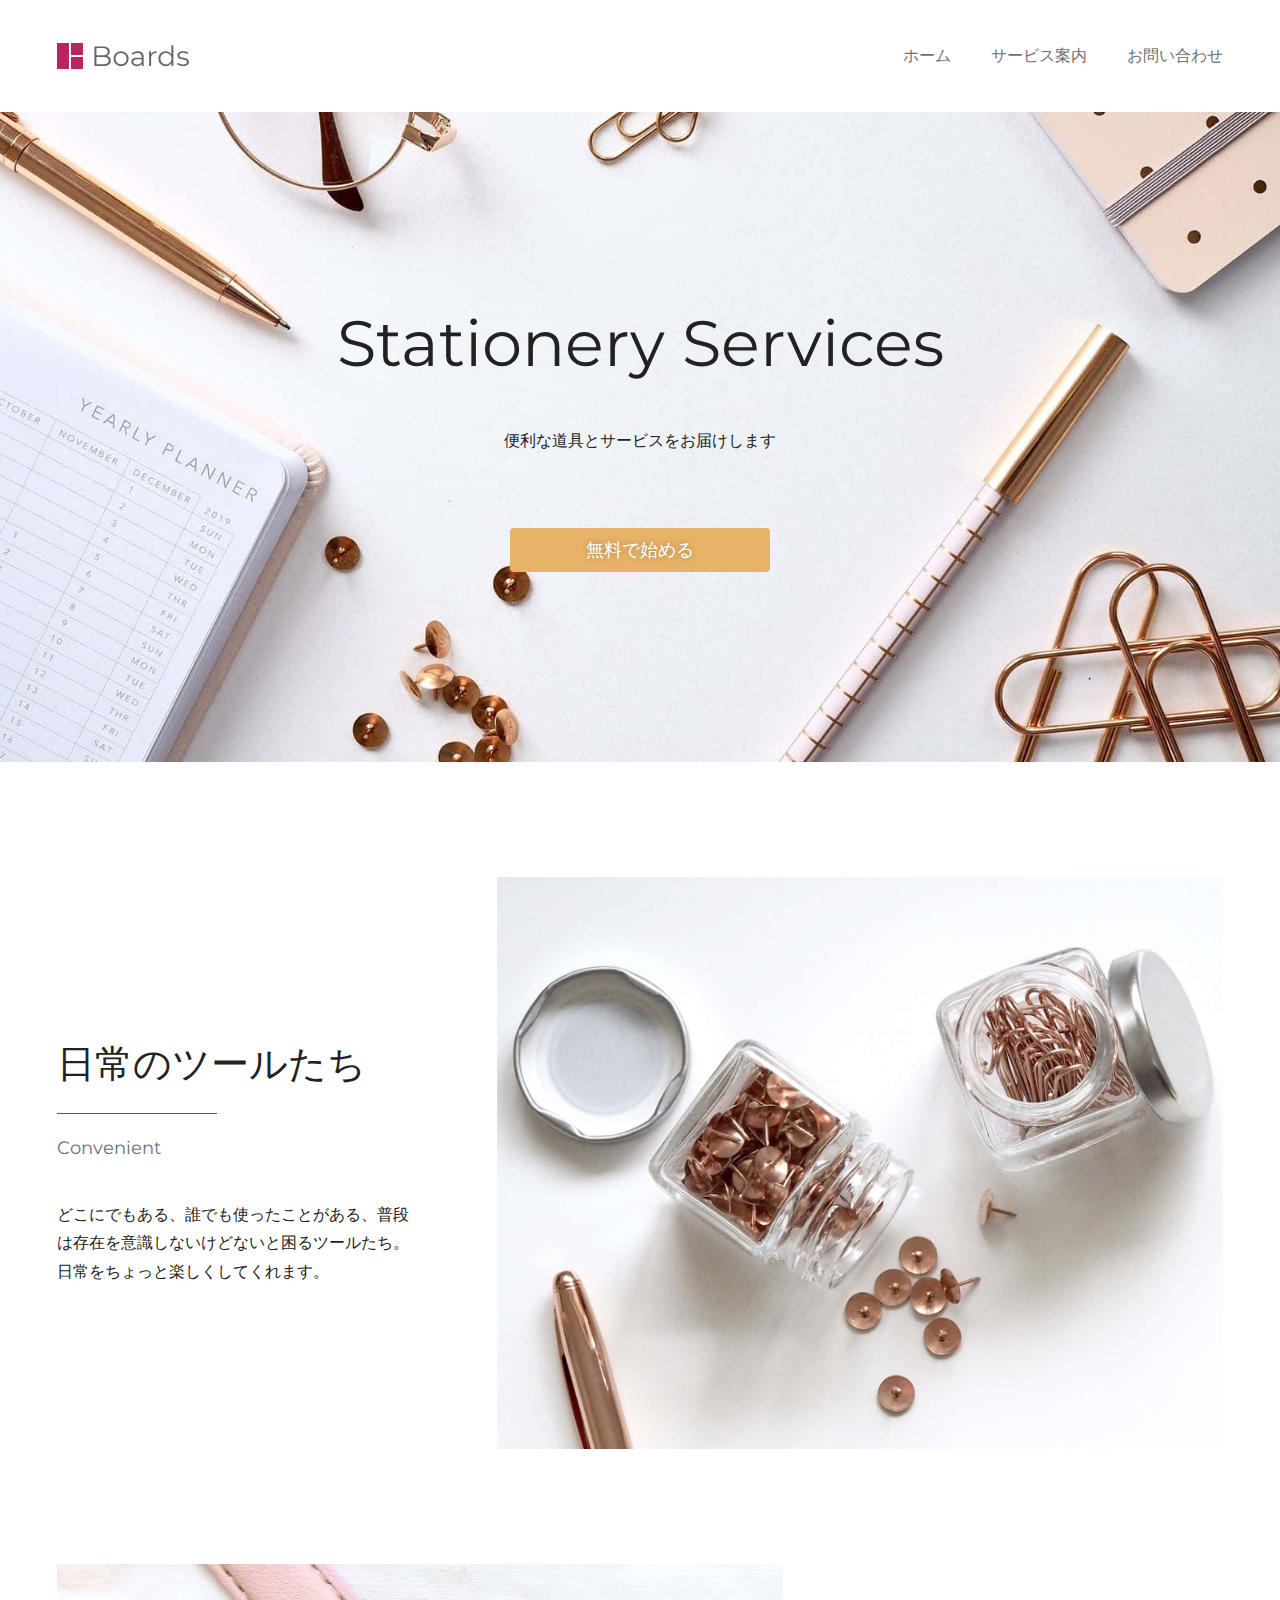
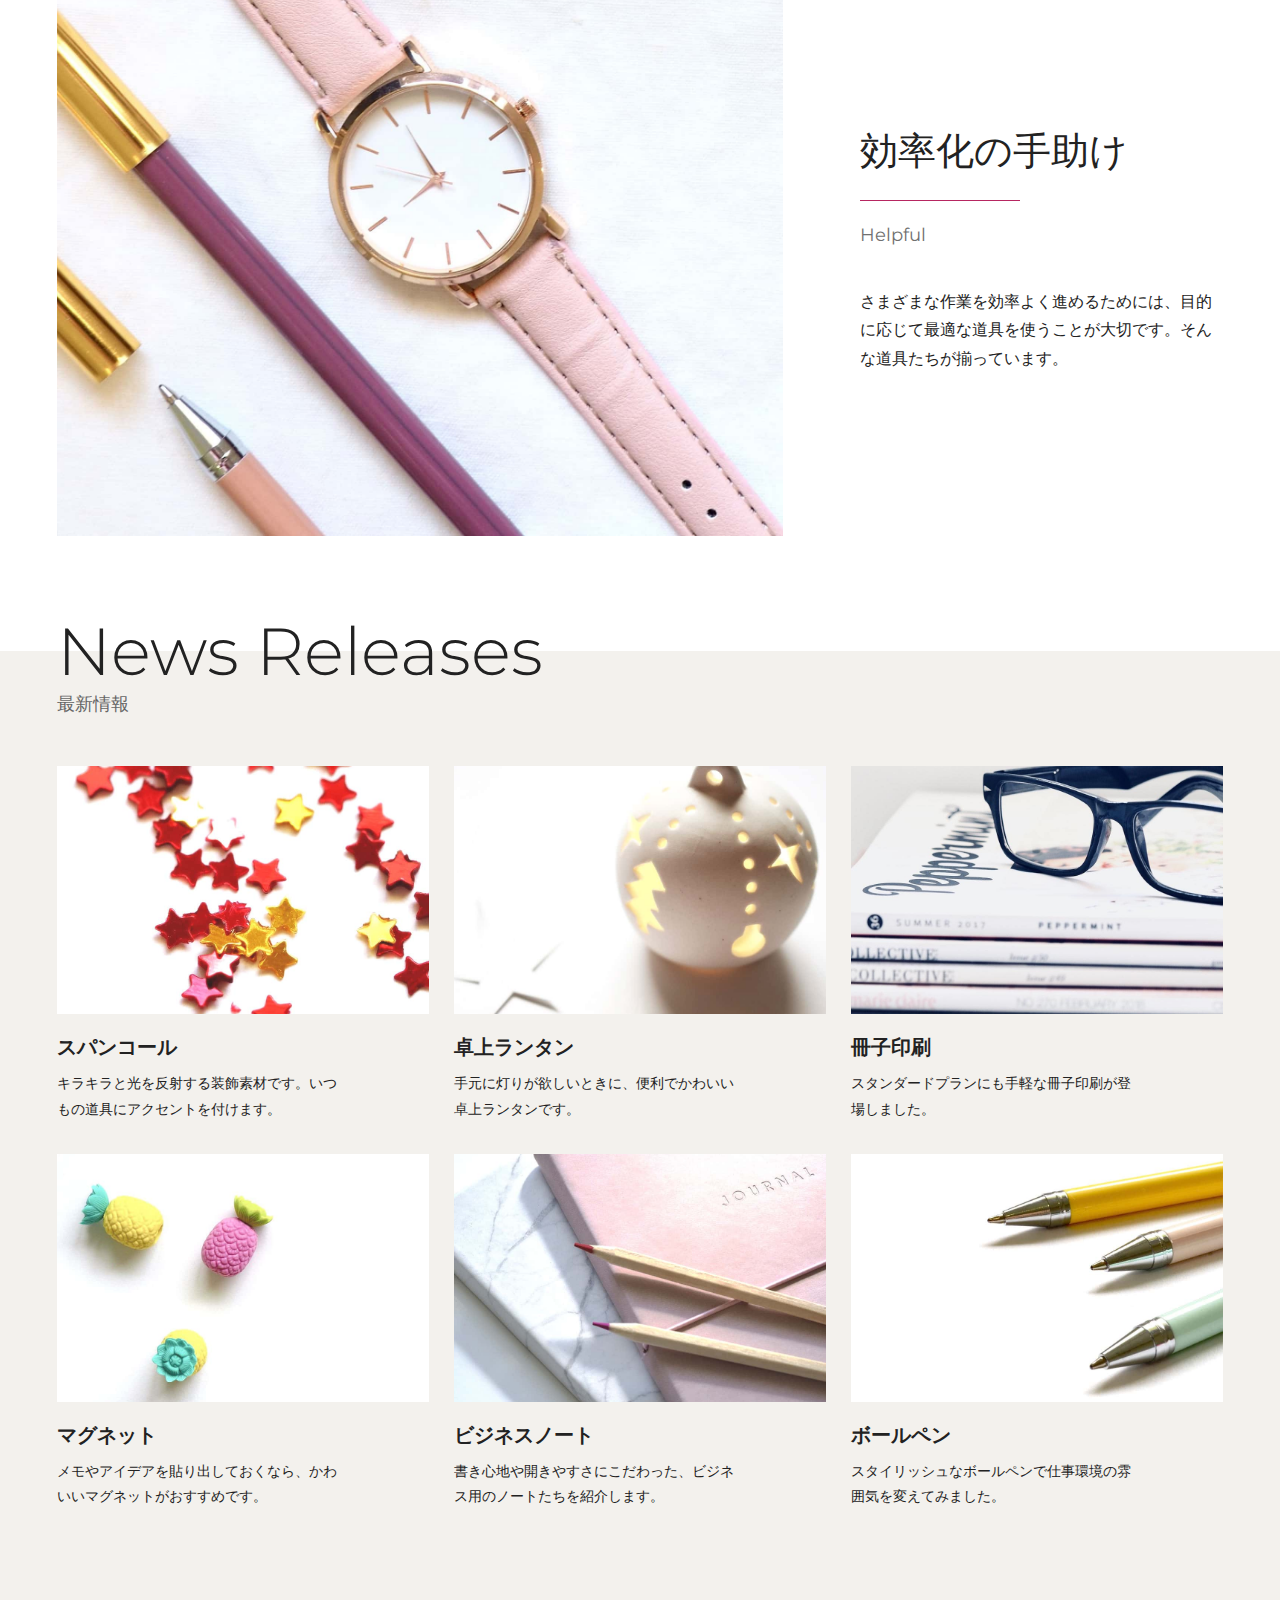
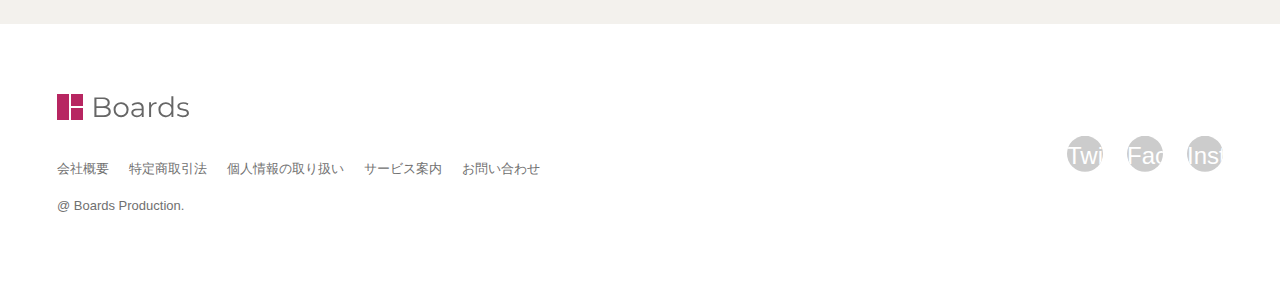
<file: sample/html-css-modern-coding-master/web/index.html>
<!DOCTYPE html>
<html lang="ja">
<head>
	<meta charset="UTF-8">
	<meta name="viewport" content="width=device-width">
	<title>Boards</title>

	<link rel="preconnect" href="https://fonts.gstatic.com">
	<link href="https://fonts.googleapis.com/css2?family=Montserrat:wght@300;400&display=swap" rel="stylesheet">

	<link href="https://use.fontawesome.com/releases/v5.15.3/css/all.css" integrity="sha384-SZXxX4whJ79/gErwcOYf+zWLeJdY/qpuqC4cAa9rOGUstPomtqpuNWT9wdPEn2fk" crossorigin="anonymous" rel="stylesheet">
	
	<link href="style.css" rel="stylesheet">
</head>
<body>

<header class="header">
	<div class="header-container w-container">
		<div class="site">
			<a href="index.html">
				<img src="img/logo.svg" alt="Boards" width="135" height="26">
			</a>
		</div>

		<button class="navbtn" onClick="document.querySelector('html').classList.toggle('open')">
			<i class="fas fa-bars"></i>
			<i class="fas fa-times"></i>
			<span class="sr-only">MENU</span>
		</button>

		<nav class="nav">
			<ul>
				<li><a href="index.html">ホーム</a></li>
				<li><a href="content.html">サービス案内</a></li>
				<li><a href="#">お問い合わせ</a></li>				
			</ul>
		</nav>
	</div>
</header>

<section class="hero">
	<div class="hero-container w-container">
		<h1>Stationery Services</h1>
		<p>便利な道具とサービスをお届けします</p>
		<a href="#" class="btn">無料で始める</a>
	</div>
</section>

<section class="imgtext">
	<div class="imgtext-container w-container">
		<div class="text">
			<h2 class="heading-decoration">日常のツールたち</h2>
			<p>Convenient</p>
			<p>どこにでもある、誰でも使ったことがある、普段は存在を意識しないけどないと困るツールたち。日常をちょっと楽しくしてくれます。</p>
		</div>
		<figure class="img">
			<img src="img/tool.jpg" alt="" width="1600" height="1260">
		</figure>
	</div>
</section>

<section class="imgtext">
	<div class="imgtext-container reverse w-container">
		<div class="text">
			<h2 class="heading-decoration">効率化の手助け</h2>
			<p>Helpful</p>
			<p>さまざまな作業を効率よく進めるためには、目的に応じて最適な道具を使うことが大切です。そんな道具たちが揃っています。</p>
		</div>
		<figure class="img">
			<img src="img/helpful.jpg" alt="" width="1600" height="1260">
		</figure>
	</div>
</section>

<section class="posts">
	<div class="w-container">
		<h2 class="heading">
			News Releases <span>最新情報</span>
		</h2>

		<div class="posts-container">
			<article class="post">
				<a href="#">
					<figure><img src="img/news01.jpg" alt="" width="1000" height="750"></figure>
					<h3>スパンコール</h3>
					<p>キラキラと光を反射する装飾素材です。いつもの道具にアクセントを付けます。</p>
				</a>
			</article>

			<article class="post">
				<a href="#">
					<figure><img src="img/news02.jpg" alt="" width="1000" height="750"></figure>
					<h3>卓上ランタン</h3>
					<p>手元に灯りが欲しいときに、便利でかわいい卓上ランタンです。</p>
				</a>
			</article>

			<article class="post">
				<a href="#">
					<figure><img src="img/news03.jpg" alt="" width="1000" height="1000"></figure>
					<h3>冊子印刷</h3>
					<p>スタンダードプランにも手軽な冊子印刷が登場しました。</p>
				</a>
			</article>

			<article class="post">
				<a href="#">
					<figure><img src="img/news04.jpg" alt="" width="1000" height="750"></figure>
					<h3>マグネット</h3>
					<p>メモやアイデアを貼り出しておくなら、かわいいマグネットがおすすめです。</p>
				</a>
			</article>

			<article class="post">
				<a href="#">
					<figure><img src="img/news05.jpg" alt="" width="1000" height="750"></figure>
					<h3>ビジネスノート</h3>
					<p>書き心地や開きやすさにこだわった、ビジネス用のノートたちを紹介します。</p>
				</a>
			</article>

			<article class="post">
				<a href="#">
					<figure><img src="img/news06.jpg" alt="" width="1000" height="750"></figure>
					<h3>ボールペン</h3>
					<p>スタイリッシュなボールペンで仕事環境の雰囲気を変えてみました。</p>
				</a>
			</article>
		</div>
	</div>
</section>

<footer class="footer">
	<div class="footer-container w-container">
		<div class="footer-site">
			<a href="index.html">
				<img src="img/logo.svg" alt="Boards" width="135" height="26">
			</a>
		</div>

		<ul class="footer-sns">
			<li>
				<a href="#">
					<i class="fab fa-twitter"></i>
					<span class="sr-only">Twitter</span>
				</a>
			</li>
			<li>
				<a href="#">
					<i class="fab fa-facebook-f"></i>
					<span class="sr-only">Facebook</span>
				</a>
			</li>
			<li>
				<a href="#">
					<i class="fab fa-instagram"></i>
					<span class="sr-only">Instagram</span>
				</a>
			</li>
		</ul>

		<ul class="footer-menu">
			<li><a href="#">会社概要</a></li>
			<li><a href="#">特定商取引法</a></li>
			<li><a href="#">個人情報の取り扱い</a></li>
			<li><a href="content.html">サービス案内</a></li>
			<li><a href="#">お問い合わせ</a></li>
		</ul>

		<div class="footer-copy">
			@ Boards Production.
		</div>
	</div>
</footer>

</body>
</html>
</file>
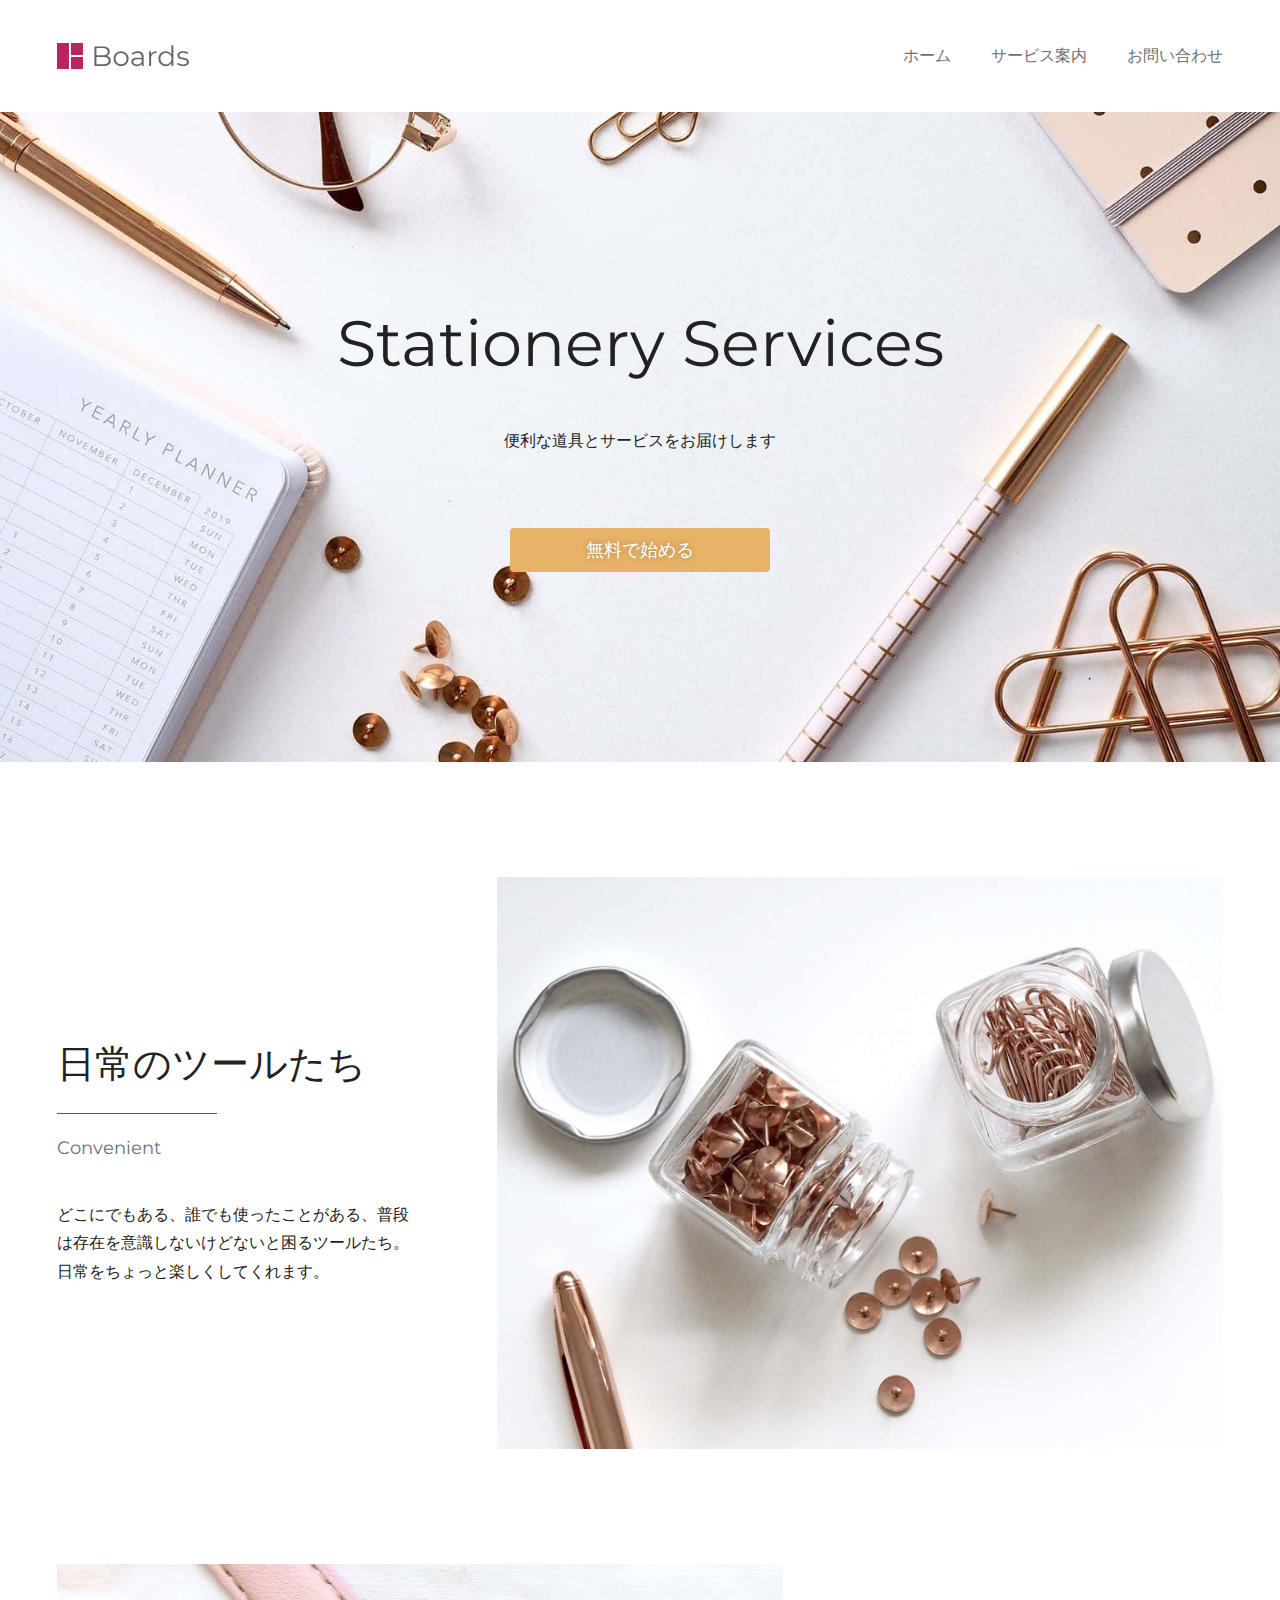
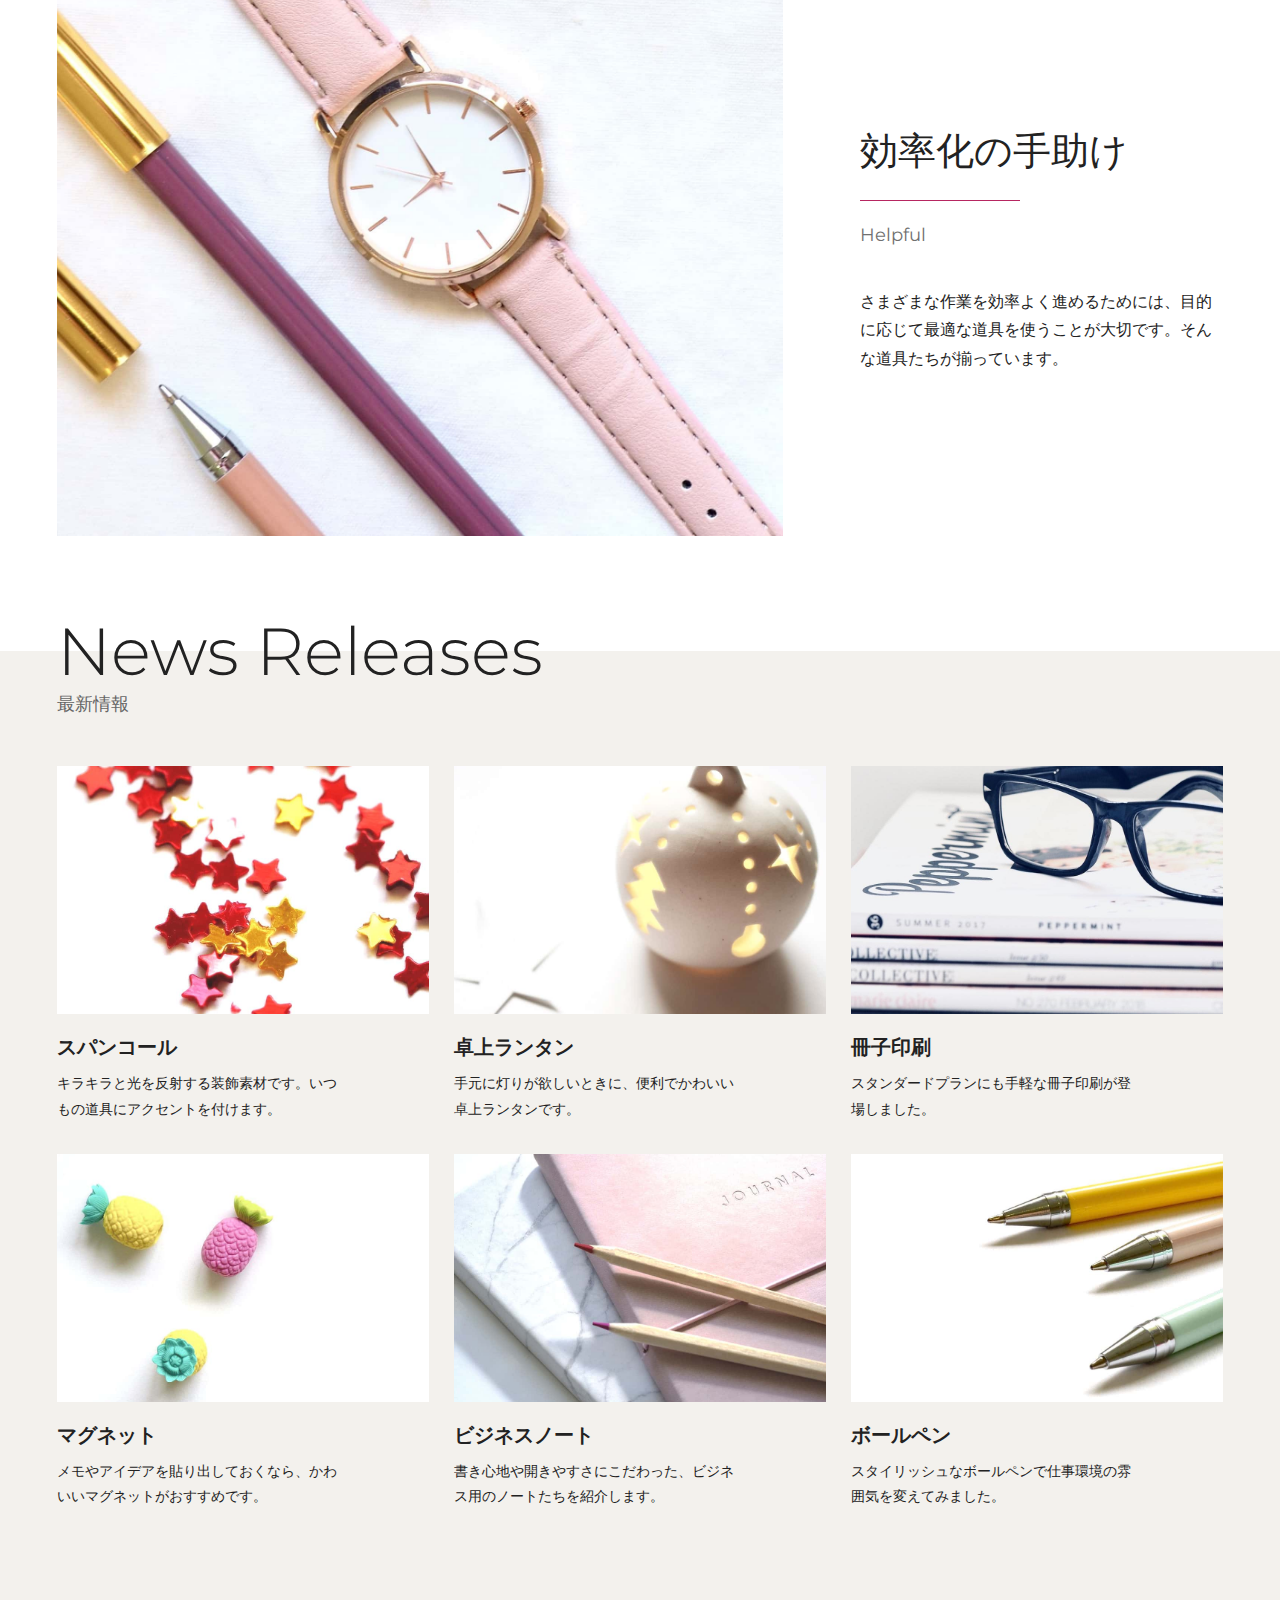
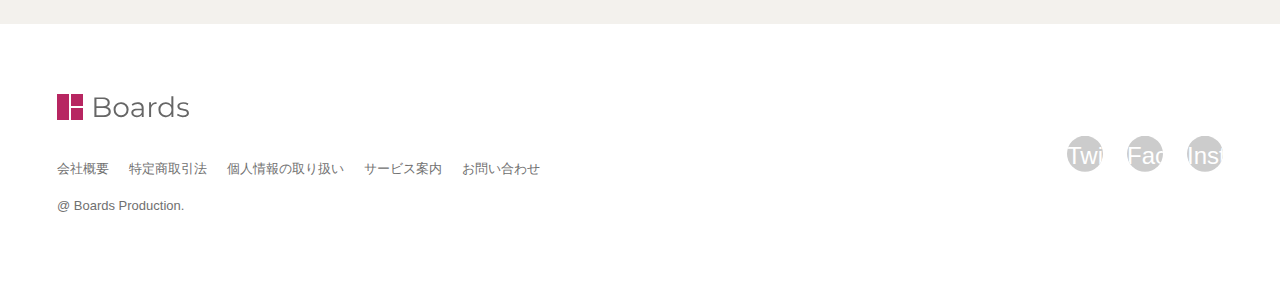
<file: sample/html-css-modern-coding-master/variation/menu/index.html>
<!DOCTYPE html>
<html lang="ja">
<head>
	<meta charset="UTF-8">
	<meta name="viewport" content="width=device-width">
	<title>Boards</title>

	<link rel="preconnect" href="https://fonts.gstatic.com">
	<link href="https://fonts.googleapis.com/css2?family=Montserrat:wght@300;400&display=swap" rel="stylesheet">

	<link href="https://use.fontawesome.com/releases/v5.15.3/css/all.css" integrity="sha384-SZXxX4whJ79/gErwcOYf+zWLeJdY/qpuqC4cAa9rOGUstPomtqpuNWT9wdPEn2fk" crossorigin="anonymous" rel="stylesheet">
	
	<link href="dist/hamburgers.css" rel="stylesheet">
	<link href="style.css" rel="stylesheet">
<style>
.hamburger-inner, .hamburger-inner::before, .hamburger-inner::after,
.hamburger.is-active .hamburger-inner, 
.hamburger.is-active .hamburger-inner::before, 
.hamburger.is-active .hamburger-inner::after {
    background-color: currentColor;
}
</style>
</head>
<body>

<header class="header">
	<div class="header-container w-container">
		<div class="site">
			<a href="index.html">
				<img src="img/logo.svg" alt="Boards" width="135" height="26">
			</a>
		</div>

		<button class="navbtn hamburger hamburger--stand"
		 onClick="document.querySelector('html').classList.toggle('open');
		 document.querySelector('.navbtn').classList.toggle('is-active');">
		   <span class="hamburger-box">
			   <span class="hamburger-inner"></span>
		   </span>
	   </button>

		<nav class="nav">
			<ul>
				<li><a href="index.html">ホーム</a></li>
				<li><a href="content.html">サービス案内</a></li>
				<li><a href="#">お問い合わせ</a></li>				
			</ul>
		</nav>
	</div>
</header>

<section class="hero">
	<div class="hero-container w-container">
		<h1>Stationery Services</h1>
		<p>便利な道具とサービスをお届けします</p>
		<a href="#" class="btn">無料で始める</a>
	</div>
</section>

<section class="imgtext">
	<div class="imgtext-container w-container">
		<div class="text">
			<h2 class="heading-decoration">日常のツールたち</h2>
			<p>Convenient</p>
			<p>どこにでもある、誰でも使ったことがある、普段は存在を意識しないけどないと困るツールたち。日常をちょっと楽しくしてくれます。</p>
		</div>
		<figure class="img">
			<img src="img/tool.jpg" alt="" width="1600" height="1260">
		</figure>
	</div>
</section>

<section class="imgtext">
	<div class="imgtext-container reverse w-container">
		<div class="text">
			<h2 class="heading-decoration">効率化の手助け</h2>
			<p>Helpful</p>
			<p>さまざまな作業を効率よく進めるためには、目的に応じて最適な道具を使うことが大切です。そんな道具たちが揃っています。</p>
		</div>
		<figure class="img">
			<img src="img/helpful.jpg" alt="" width="1600" height="1260">
		</figure>
	</div>
</section>

<section class="posts">
	<div class="w-container">
		<h2 class="heading">
			News Releases <span>最新情報</span>
		</h2>

		<div class="posts-container">
			<article class="post">
				<a href="#">
					<figure><img src="img/news01.jpg" alt="" width="1000" height="750"></figure>
					<h3>スパンコール</h3>
					<p>キラキラと光を反射する装飾素材です。いつもの道具にアクセントを付けます。</p>
				</a>
			</article>

			<article class="post">
				<a href="#">
					<figure><img src="img/news02.jpg" alt="" width="1000" height="750"></figure>
					<h3>卓上ランタン</h3>
					<p>手元に灯りが欲しいときに、便利でかわいい卓上ランタンです。</p>
				</a>
			</article>

			<article class="post">
				<a href="#">
					<figure><img src="img/news03.jpg" alt="" width="1000" height="1000"></figure>
					<h3>冊子印刷</h3>
					<p>スタンダードプランにも手軽な冊子印刷が登場しました。</p>
				</a>
			</article>

			<article class="post">
				<a href="#">
					<figure><img src="img/news04.jpg" alt="" width="1000" height="750"></figure>
					<h3>マグネット</h3>
					<p>メモやアイデアを貼り出しておくなら、かわいいマグネットがおすすめです。</p>
				</a>
			</article>

			<article class="post">
				<a href="#">
					<figure><img src="img/news05.jpg" alt="" width="1000" height="750"></figure>
					<h3>ビジネスノート</h3>
					<p>書き心地や開きやすさにこだわった、ビジネス用のノートたちを紹介します。</p>
				</a>
			</article>

			<article class="post">
				<a href="#">
					<figure><img src="img/news06.jpg" alt="" width="1000" height="750"></figure>
					<h3>ボールペン</h3>
					<p>スタイリッシュなボールペンで仕事環境の雰囲気を変えてみました。</p>
				</a>
			</article>
		</div>
	</div>
</section>

<footer class="footer">
	<div class="footer-container w-container">
		<div class="footer-site">
			<a href="index.html">
				<img src="img/logo.svg" alt="Boards" width="135" height="26">
			</a>
		</div>

		<ul class="footer-sns">
			<li>
				<a href="#">
					<i class="fab fa-twitter"></i>
					<span class="sr-only">Twitter</span>
				</a>
			</li>
			<li>
				<a href="#">
					<i class="fab fa-facebook-f"></i>
					<span class="sr-only">Facebook</span>
				</a>
			</li>
			<li>
				<a href="#">
					<i class="fab fa-instagram"></i>
					<span class="sr-only">Instagram</span>
				</a>
			</li>
		</ul>

		<ul class="footer-menu">
			<li><a href="#">会社概要</a></li>
			<li><a href="#">特定商取引法</a></li>
			<li><a href="#">個人情報の取り扱い</a></li>
			<li><a href="content.html">サービス案内</a></li>
			<li><a href="#">お問い合わせ</a></li>
		</ul>

		<div class="footer-copy">
			@ Boards Production.
		</div>
	</div>
</footer>

</body>
</html>
</file>
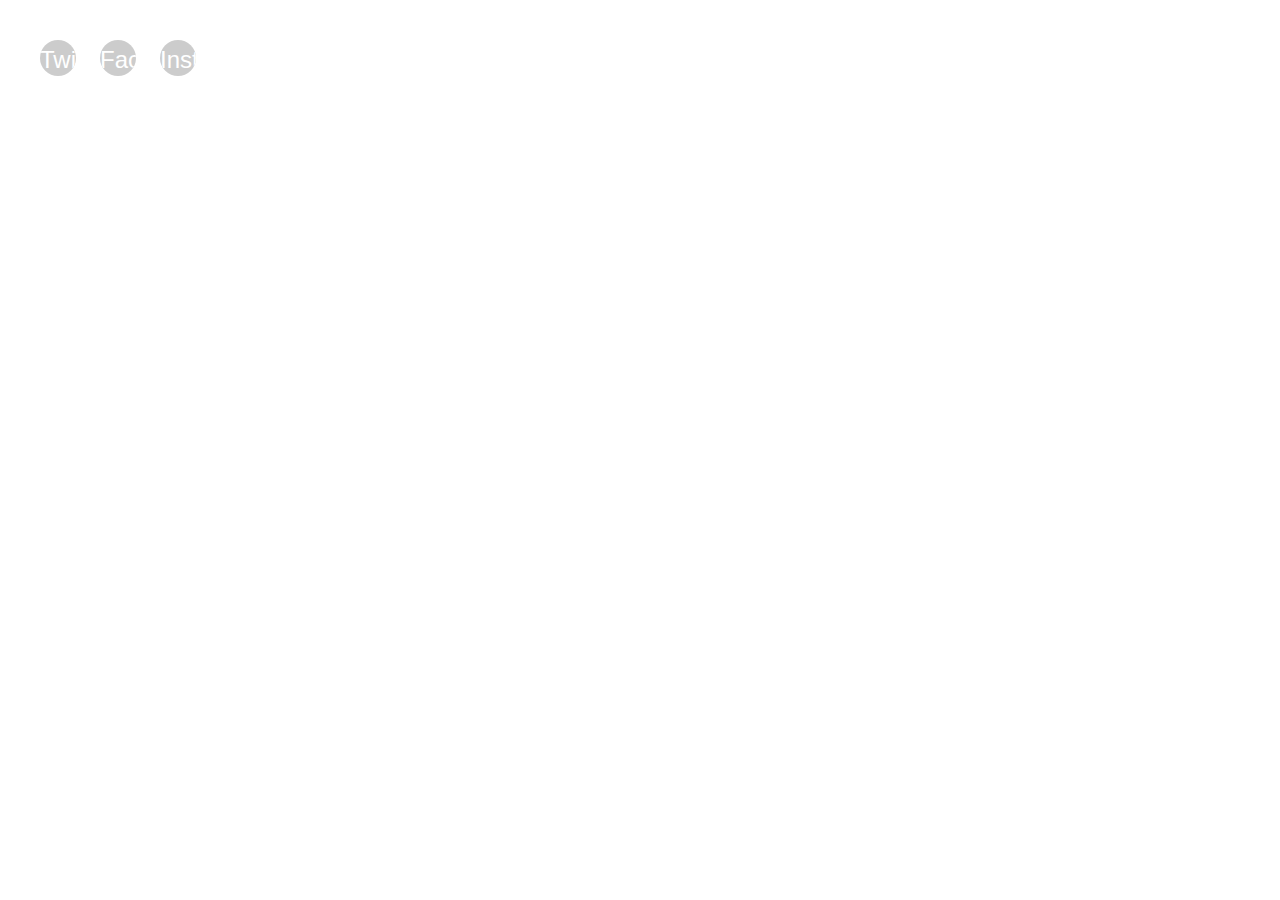
<file: sample/html-css-modern-coding-master/variation/clip-path-a.html>
<!DOCTYPE html>
<html lang="ja">
<head>
	<meta charset="UTF-8">
	<meta name="viewport" content="width=device-width">
	<title>Boards</title>

	<link rel="preconnect" href="https://fonts.gstatic.com">
	<link href="https://fonts.googleapis.com/css2?family=Montserrat:wght@300;400&display=swap" rel="stylesheet">

	<link href="https://use.fontawesome.com/releases/v5.15.3/css/all.css" integrity="sha384-SZXxX4whJ79/gErwcOYf+zWLeJdY/qpuqC4cAa9rOGUstPomtqpuNWT9wdPEn2fk" crossorigin="anonymous" rel="stylesheet">
	
	<link href="parts.css" rel="stylesheet">

<style>
.footer-sns a {
	width: 36px;
	aspect-ratio: 1 / 1;
	clip-path: circle(50%);
}
</style>
</head>
<body style="background: #fff; margin: 40px;">

    <ul class="footer-sns">
        <li>
            <a href="#">
                <i class="fab fa-twitter"></i>
                <span class="sr-only">Twitter</span>
            </a>
        </li>
        <li>
            <a href="#">
                <i class="fab fa-facebook-f"></i>
                <span class="sr-only">Facebook</span>
            </a>
        </li>
        <li>
            <a href="#">
                <i class="fab fa-instagram"></i>
                <span class="sr-only">Instagram</span>
            </a>
        </li>
    </ul>

</body>
</html>
</file>
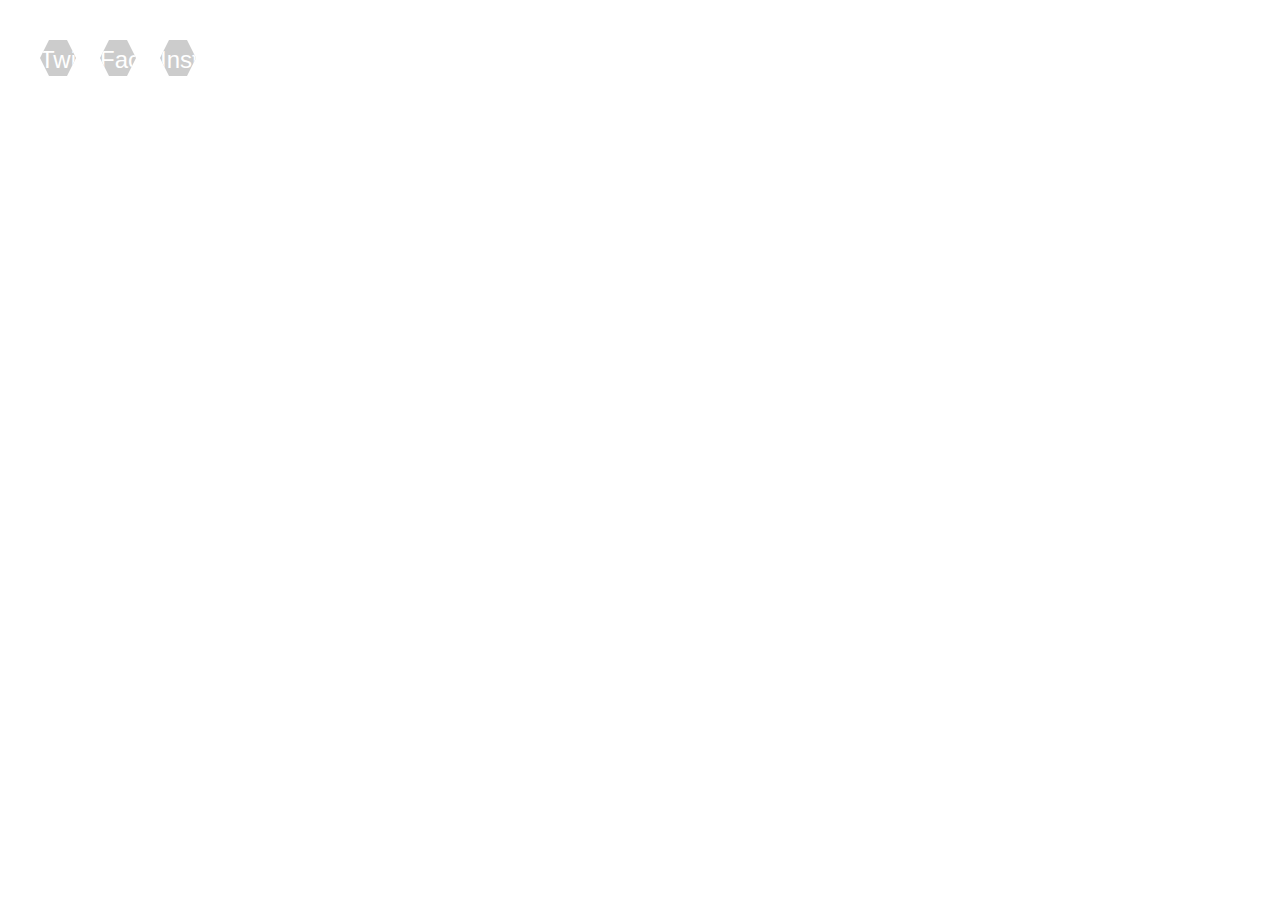
<file: sample/html-css-modern-coding-master/variation/clip-path-b.html>
<!DOCTYPE html>
<html lang="ja">
<head>
	<meta charset="UTF-8">
	<meta name="viewport" content="width=device-width">
	<title>Boards</title>

	<link rel="preconnect" href="https://fonts.gstatic.com">
	<link href="https://fonts.googleapis.com/css2?family=Montserrat:wght@300;400&display=swap" rel="stylesheet">

	<link href="https://use.fontawesome.com/releases/v5.15.3/css/all.css" integrity="sha384-SZXxX4whJ79/gErwcOYf+zWLeJdY/qpuqC4cAa9rOGUstPomtqpuNWT9wdPEn2fk" crossorigin="anonymous" rel="stylesheet">
	
	<link href="parts.css" rel="stylesheet">

<style>
.footer-sns a {
	width: 36px;
	aspect-ratio: 1 / 1;
	clip-path: polygon(25% 0%, 75% 0%, 100% 50%, 75% 100%, 25% 100%, 0% 50%);
}
</style>
</head>
<body style="background: #fff; margin: 40px;">

    <ul class="footer-sns">
        <li>
            <a href="#">
                <i class="fab fa-twitter"></i>
                <span class="sr-only">Twitter</span>
            </a>
        </li>
        <li>
            <a href="#">
                <i class="fab fa-facebook-f"></i>
                <span class="sr-only">Facebook</span>
            </a>
        </li>
        <li>
            <a href="#">
                <i class="fab fa-instagram"></i>
                <span class="sr-only">Instagram</span>
            </a>
        </li>
    </ul>

</body>
</html>
</file>
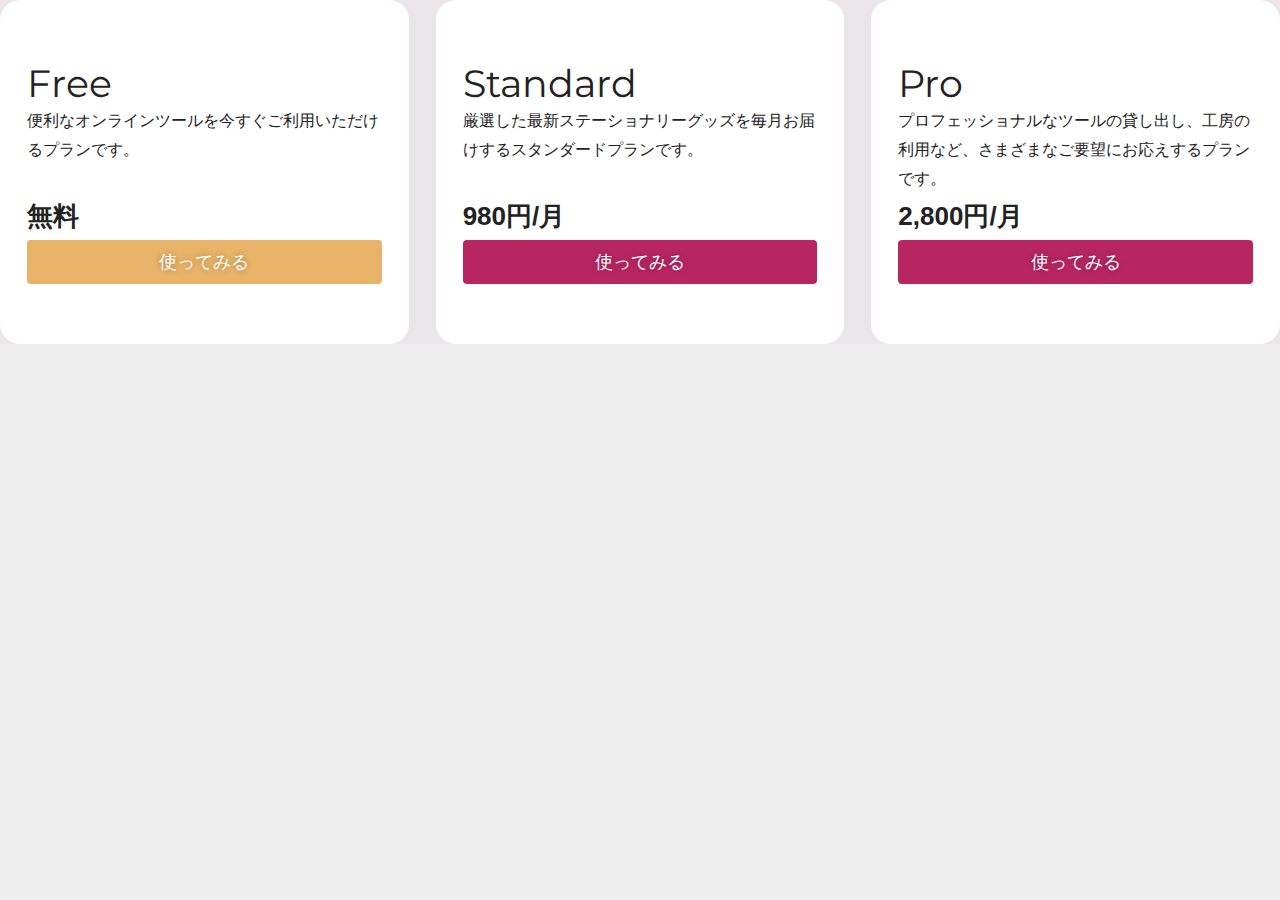
<file: sample/html-css-modern-coding-master/variation/container-query.html>
<!DOCTYPE html>
<html lang="ja">
<head>
	<meta charset="UTF-8">
	<meta name="viewport" content="width=device-width">
	<title>Boards</title>

	<link rel="preconnect" href="https://fonts.gstatic.com">
	<link href="https://fonts.googleapis.com/css2?family=Montserrat:wght@300;400&display=swap" rel="stylesheet">

	<link href="https://use.fontawesome.com/releases/v5.15.3/css/all.css" integrity="sha384-SZXxX4whJ79/gErwcOYf+zWLeJdY/qpuqC4cAa9rOGUstPomtqpuNWT9wdPEn2fk" crossorigin="anonymous" rel="stylesheet">
	
	<link href="parts.css" rel="stylesheet">

<style>
.plan {
    container-name: plan; 
    container-type: inline-size;
}


@container plan (min-width: 450px) {
	/* プラン名を横に並べる設定 */
	.plan > * {
		margin-left: 50%;
	}
    .plan h3 {
		position: absolute;
		margin: 0;
		width: 40%;
		height: 60%;
		padding: 20px;
		box-sizing: border-box;
		background: #e9e5e9;
    }

}


.plans-container {
	display: grid;
	gap: 27px;
}

@media (min-width: 768px) {
	.plans-container {
		grid-template-columns: repeat(3, 1fr);
	}
}

</style>
</head>
<body class="parts-plans">

<section class="plans">
	<div class="plans-container">
		<div class="plan">
			<h3>Free</h3>
			<p class="desc">便利なオンラインツールを今すぐご利用いただけるプランです。</p>
			<p class="price">無料</p>
			<a href="#" class="btn">使ってみる</a>
		</div>

		<div class="plan">
			<h3>Standard</h3>
			<p class="desc">厳選した最新ステーショナリーグッズを毎月お届けするスタンダードプランです。</p>
			<p class="price">980円/月</p>
			<a href="#" class="btn btn-accent">使ってみる</a>
		</div>

		<div class="plan">
			<h3>Pro</h3>
			<p class="desc">プロフェッショナルなツールの貸し出し、工房の利用など、さまざまなご要望にお応えするプランです。</p>
			<p class="price">2,800円/月</p>
			<a href="#" class="btn btn-accent">使ってみる</a>
		</div>
	</div>
</section>
	
</body>
</html>
</file>
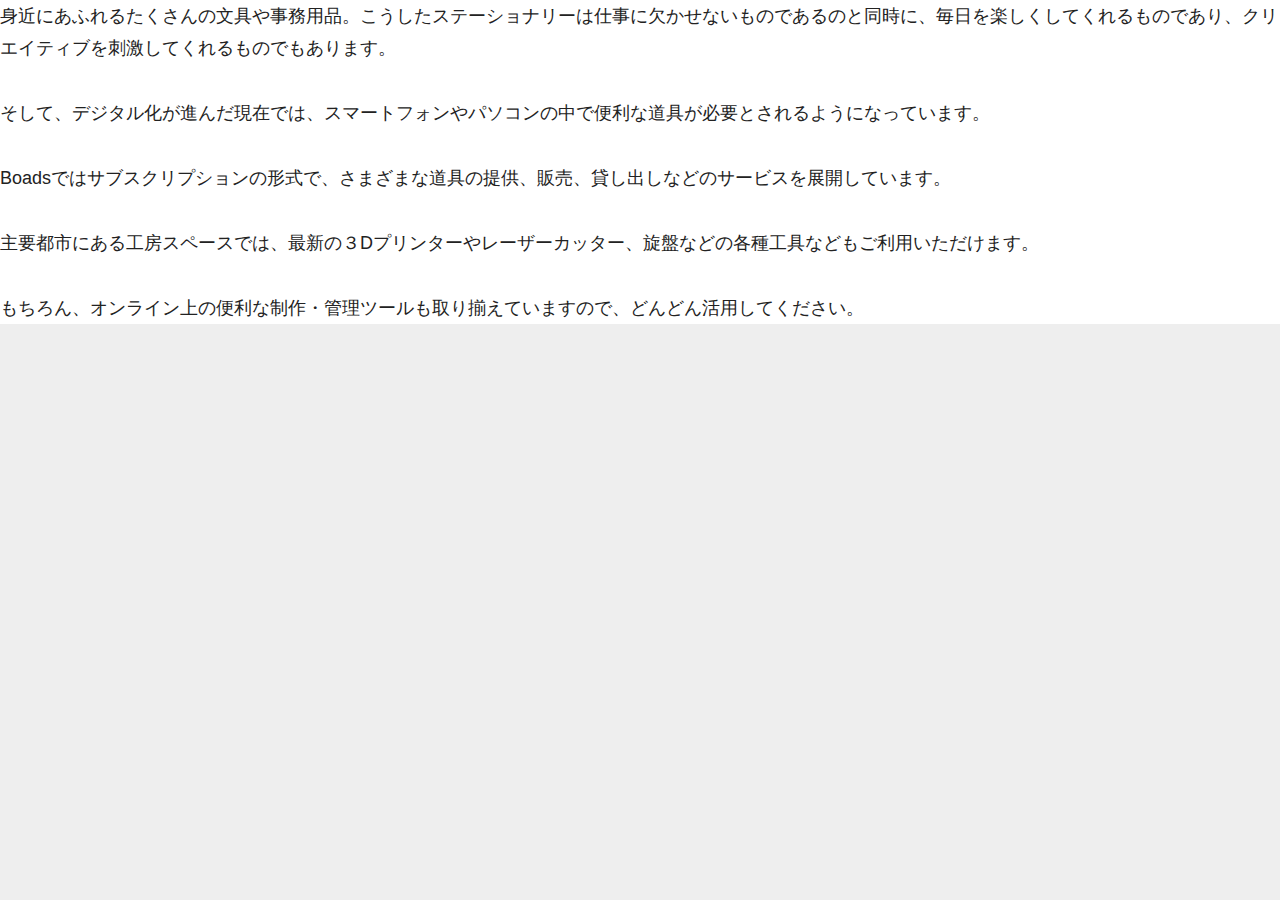
<file: sample/html-css-modern-coding-master/variation/entry-flex01.html>
<!DOCTYPE html>
<html lang="ja">
<head>
	<meta charset="UTF-8">
	<meta name="viewport" content="width=device-width">
	<title>Boards</title>

	<link rel="preconnect" href="https://fonts.gstatic.com">
	<link href="https://fonts.googleapis.com/css2?family=Montserrat:wght@300;400&display=swap" rel="stylesheet">

	<link href="https://use.fontawesome.com/releases/v5.15.3/css/all.css" integrity="sha384-SZXxX4whJ79/gErwcOYf+zWLeJdY/qpuqC4cAa9rOGUstPomtqpuNWT9wdPEn2fk" crossorigin="anonymous" rel="stylesheet">
	
	<link href="parts.css" rel="stylesheet">

<style>
p {
	line-height: 1.8;
}

.entry-container {
    display: flex;
    flex-direction: column;
    gap: 1.8em;
    font-size: clamp(16px, 2.4vw, 18px);
}

</style>
</head>
<body>

<article class="entry">
    <div class="entry-container">
        <p>身近にあふれるたくさんの文具や事務用品。こうしたステーショナリーは仕事に欠かせないものであるのと同時に、毎日を楽しくしてくれるものであり、クリエイティブを刺激してくれるものでもあります。</p>
        <p>そして、デジタル化が進んだ現在では、スマートフォンやパソコンの中で便利な道具が必要とされるようになっています。</p>
        <p>Boadsではサブスクリプションの形式で、さまざまな道具の提供、販売、貸し出しなどのサービスを展開しています。</p>
        <p>主要都市にある工房スペースでは、最新の３Dプリンターやレーザーカッター、旋盤などの各種工具などもご利用いただけます。</p>
        <p>もちろん、オンライン上の便利な制作・管理ツールも取り揃えていますので、どんどん活用してください。</p>
    </div>
</article>

	
</body>
</html>
</file>
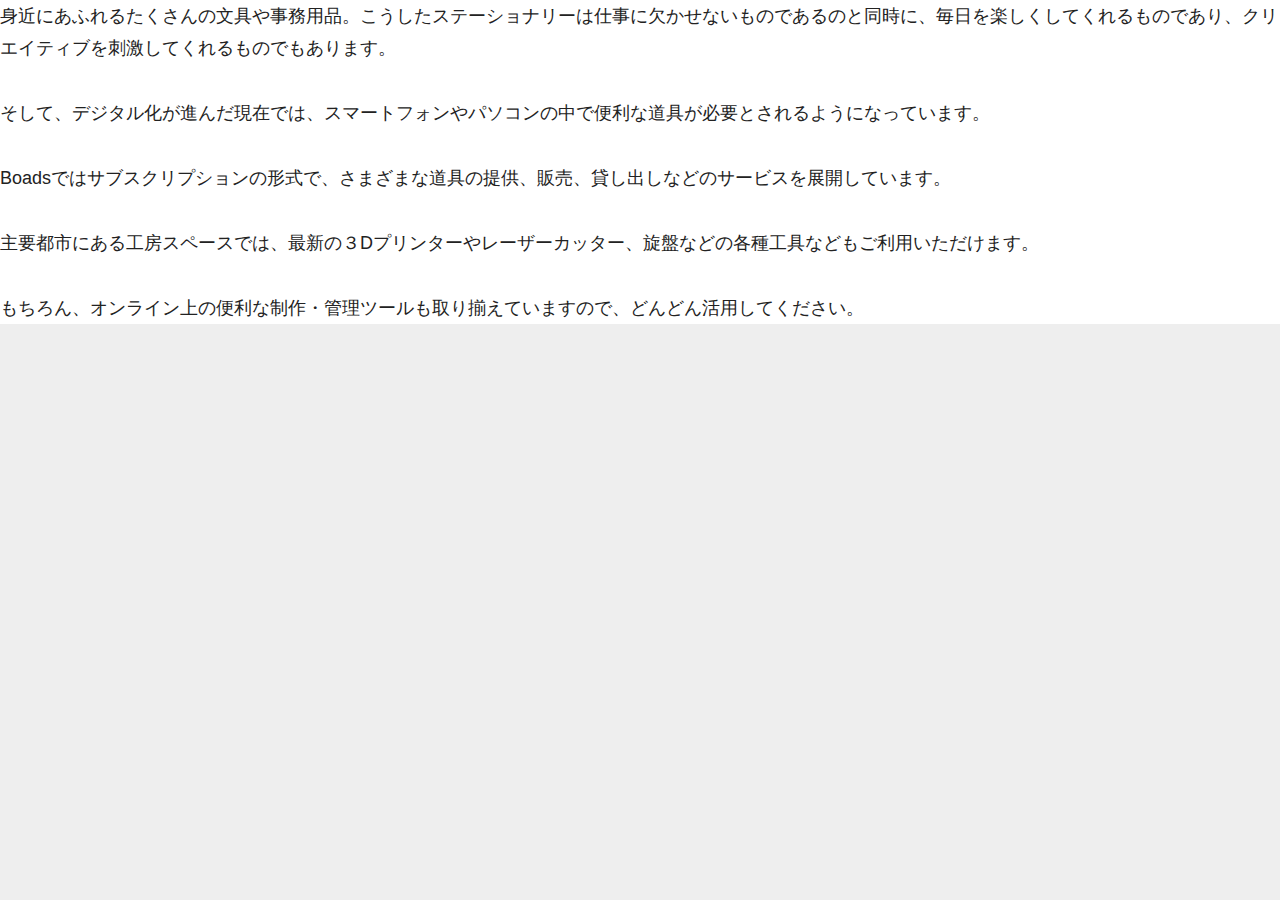
<file: sample/html-css-modern-coding-master/variation/entry-grid01.html>
<!DOCTYPE html>
<html lang="ja">
<head>
	<meta charset="UTF-8">
	<meta name="viewport" content="width=device-width">
	<title>Boards</title>

	<link rel="preconnect" href="https://fonts.gstatic.com">
	<link href="https://fonts.googleapis.com/css2?family=Montserrat:wght@300;400&display=swap" rel="stylesheet">

	<link href="https://use.fontawesome.com/releases/v5.15.3/css/all.css" integrity="sha384-SZXxX4whJ79/gErwcOYf+zWLeJdY/qpuqC4cAa9rOGUstPomtqpuNWT9wdPEn2fk" crossorigin="anonymous" rel="stylesheet">
	
	<link href="parts.css" rel="stylesheet">

<style>
p {
	line-height: 1.8;
}

.entry-container {
    display: grid;
    gap: 1.8em;
    font-size: clamp(16px, 2.4vw, 18px);
}

</style>
</head>
<body>

<article class="entry">
    <div class="entry-container">
        <p>身近にあふれるたくさんの文具や事務用品。こうしたステーショナリーは仕事に欠かせないものであるのと同時に、毎日を楽しくしてくれるものであり、クリエイティブを刺激してくれるものでもあります。</p>
        <p>そして、デジタル化が進んだ現在では、スマートフォンやパソコンの中で便利な道具が必要とされるようになっています。</p>
        <p>Boadsではサブスクリプションの形式で、さまざまな道具の提供、販売、貸し出しなどのサービスを展開しています。</p>
        <p>主要都市にある工房スペースでは、最新の３Dプリンターやレーザーカッター、旋盤などの各種工具などもご利用いただけます。</p>
        <p>もちろん、オンライン上の便利な制作・管理ツールも取り揃えていますので、どんどん活用してください。</p>
    </div>
</article>

	
</body>
</html>
</file>
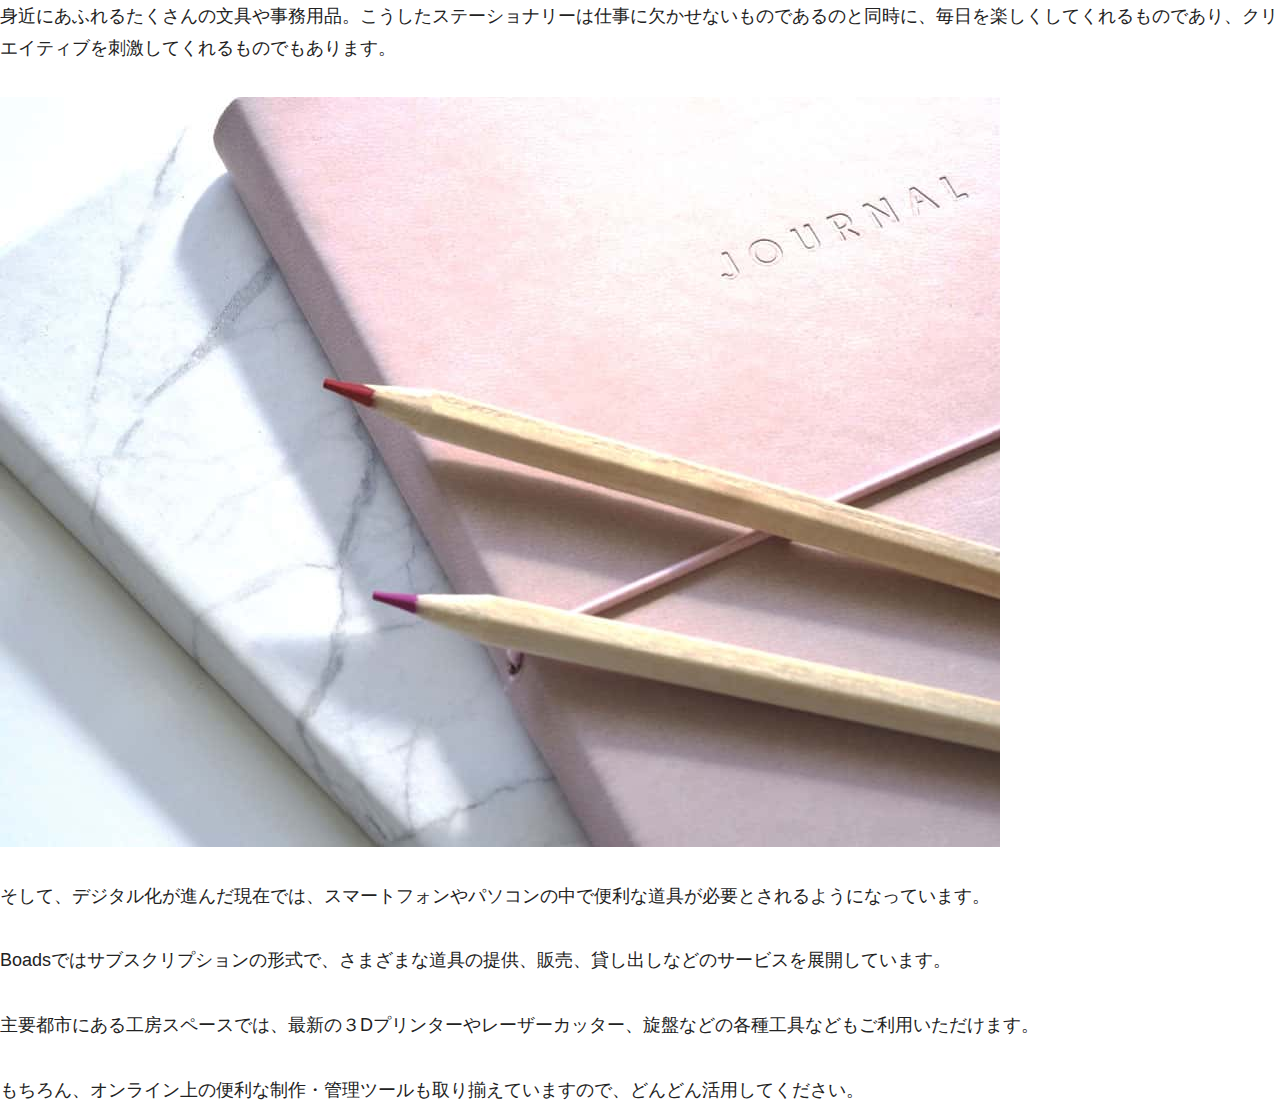
<file: sample/html-css-modern-coding-master/variation/entry-margin01-a.html>
<!DOCTYPE html>
<html lang="ja">
<head>
	<meta charset="UTF-8">
	<meta name="viewport" content="width=device-width">
	<title>Boards</title>

	<link rel="preconnect" href="https://fonts.gstatic.com">
	<link href="https://fonts.googleapis.com/css2?family=Montserrat:wght@300;400&display=swap" rel="stylesheet">

	<link href="https://use.fontawesome.com/releases/v5.15.3/css/all.css" integrity="sha384-SZXxX4whJ79/gErwcOYf+zWLeJdY/qpuqC4cAa9rOGUstPomtqpuNWT9wdPEn2fk" crossorigin="anonymous" rel="stylesheet">
	
	<link href="parts.css" rel="stylesheet">

<style>
figure {margin: 0;}

.entry-container figure {
	margin-top: revert;
	margin-bottom: revert;
}

p {
	line-height: 1.8;
}

.entry-container {
	font-size: clamp(16px, 2.4vw, 18px);
}

.entry-container p {
	margin: 1.8em 0;
}

.entry-container > :first-child {
	margin-top: 0;
}

.entry-container > :last-child {
	margin-bottom: 0;
}
</style>
</head>
<body>

<article class="entry">
	<div class="entry-container">
		<p>身近にあふれるたくさんの文具や事務用品。こうしたステーショナリーは仕事に欠かせないものであるのと同時に、毎日を楽しくしてくれるものであり、クリエイティブを刺激してくれるものでもあります。</p>
		<figure><img src="img/news05.jpg" alt="" width="1000" height="750"></figure>
		<p>そして、デジタル化が進んだ現在では、スマートフォンやパソコンの中で便利な道具が必要とされるようになっています。</p>
		<p>Boadsではサブスクリプションの形式で、さまざまな道具の提供、販売、貸し出しなどのサービスを展開しています。</p>
		<p>主要都市にある工房スペースでは、最新の３Dプリンターやレーザーカッター、旋盤などの各種工具などもご利用いただけます。</p>
		<p>もちろん、オンライン上の便利な制作・管理ツールも取り揃えていますので、どんどん活用してください。</p>
	</div>
</article>

	
</body>
</html>
</file>
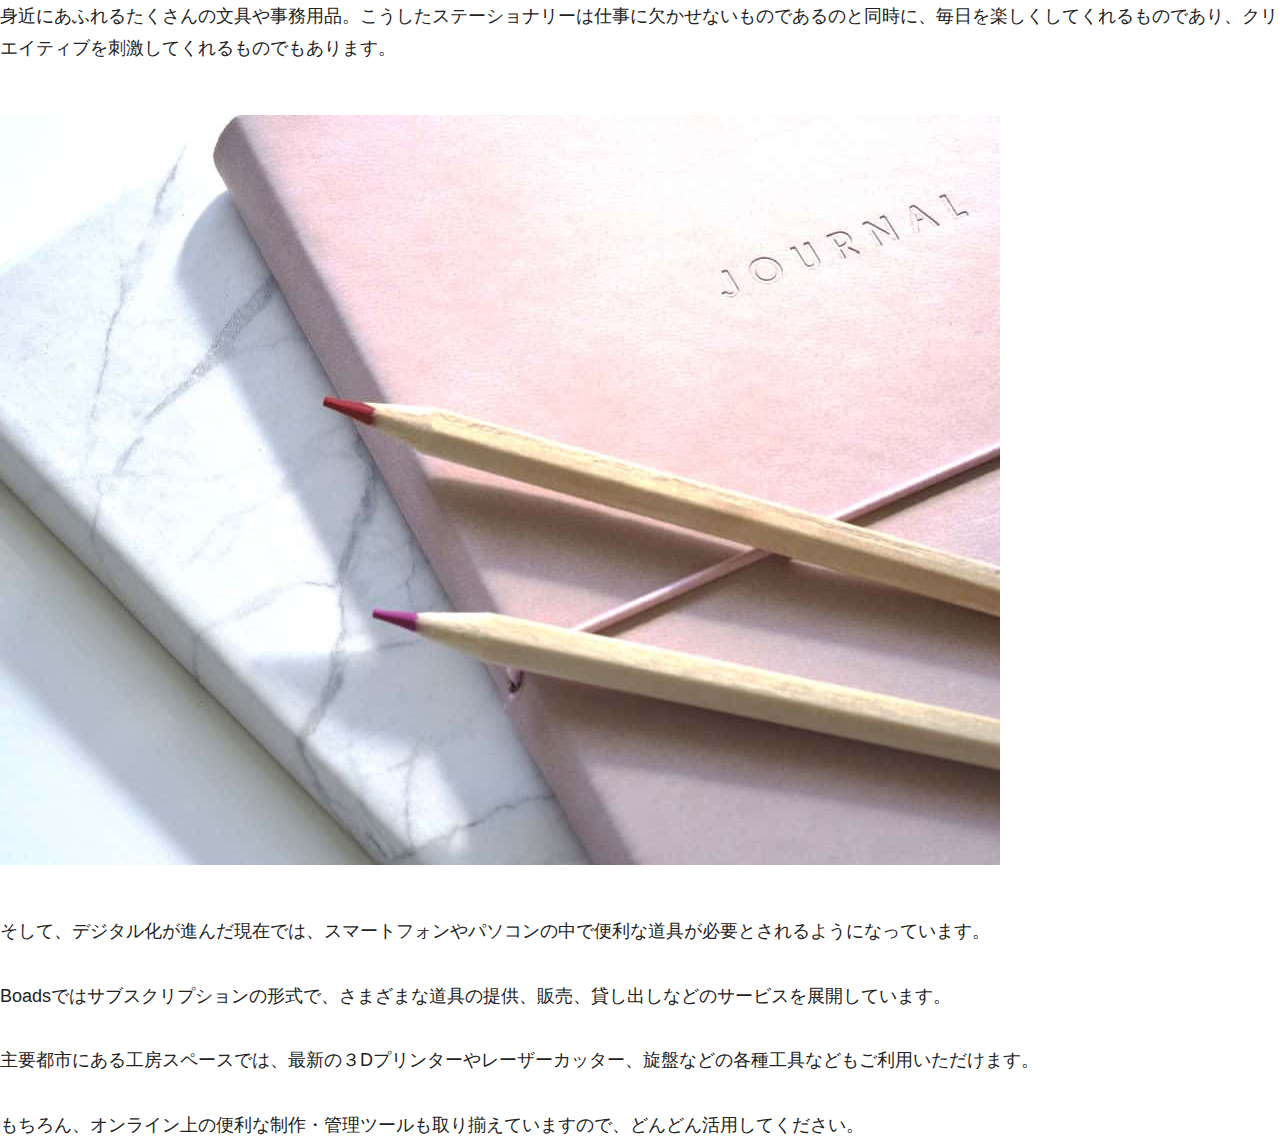
<file: sample/html-css-modern-coding-master/variation/entry-margin01-b.html>
<!DOCTYPE html>
<html lang="ja">
<head>
	<meta charset="UTF-8">
	<meta name="viewport" content="width=device-width">
	<title>Boards</title>

	<link rel="preconnect" href="https://fonts.gstatic.com">
	<link href="https://fonts.googleapis.com/css2?family=Montserrat:wght@300;400&display=swap" rel="stylesheet">

	<link href="https://use.fontawesome.com/releases/v5.15.3/css/all.css" integrity="sha384-SZXxX4whJ79/gErwcOYf+zWLeJdY/qpuqC4cAa9rOGUstPomtqpuNWT9wdPEn2fk" crossorigin="anonymous" rel="stylesheet">
	
	<link href="parts.css" rel="stylesheet">

<style>
figure {margin: 0;}
	
.entry-container figure {
	margin-top: 50px;
	margin-bottom: 50px;
}

p {
	line-height: 1.8;
}

.entry-container {
	font-size: clamp(16px, 2.4vw, 18px);
}

.entry-container p {
	margin: 1.8em 0;
}

.entry-container > :first-child {
	margin-top: 0;
}

.entry-container > :last-child {
	margin-bottom: 0;
}
</style>
</head>
<body>

<article class="entry">
	<div class="entry-container">
		<p>身近にあふれるたくさんの文具や事務用品。こうしたステーショナリーは仕事に欠かせないものであるのと同時に、毎日を楽しくしてくれるものであり、クリエイティブを刺激してくれるものでもあります。</p>
		<figure><img src="img/news05.jpg" alt="" width="1000" height="750"></figure>
		<p>そして、デジタル化が進んだ現在では、スマートフォンやパソコンの中で便利な道具が必要とされるようになっています。</p>
		<p>Boadsではサブスクリプションの形式で、さまざまな道具の提供、販売、貸し出しなどのサービスを展開しています。</p>
		<p>主要都市にある工房スペースでは、最新の３Dプリンターやレーザーカッター、旋盤などの各種工具などもご利用いただけます。</p>
		<p>もちろん、オンライン上の便利な制作・管理ツールも取り揃えていますので、どんどん活用してください。</p>
	</div>
</article>

	
</body>
</html>
</file>
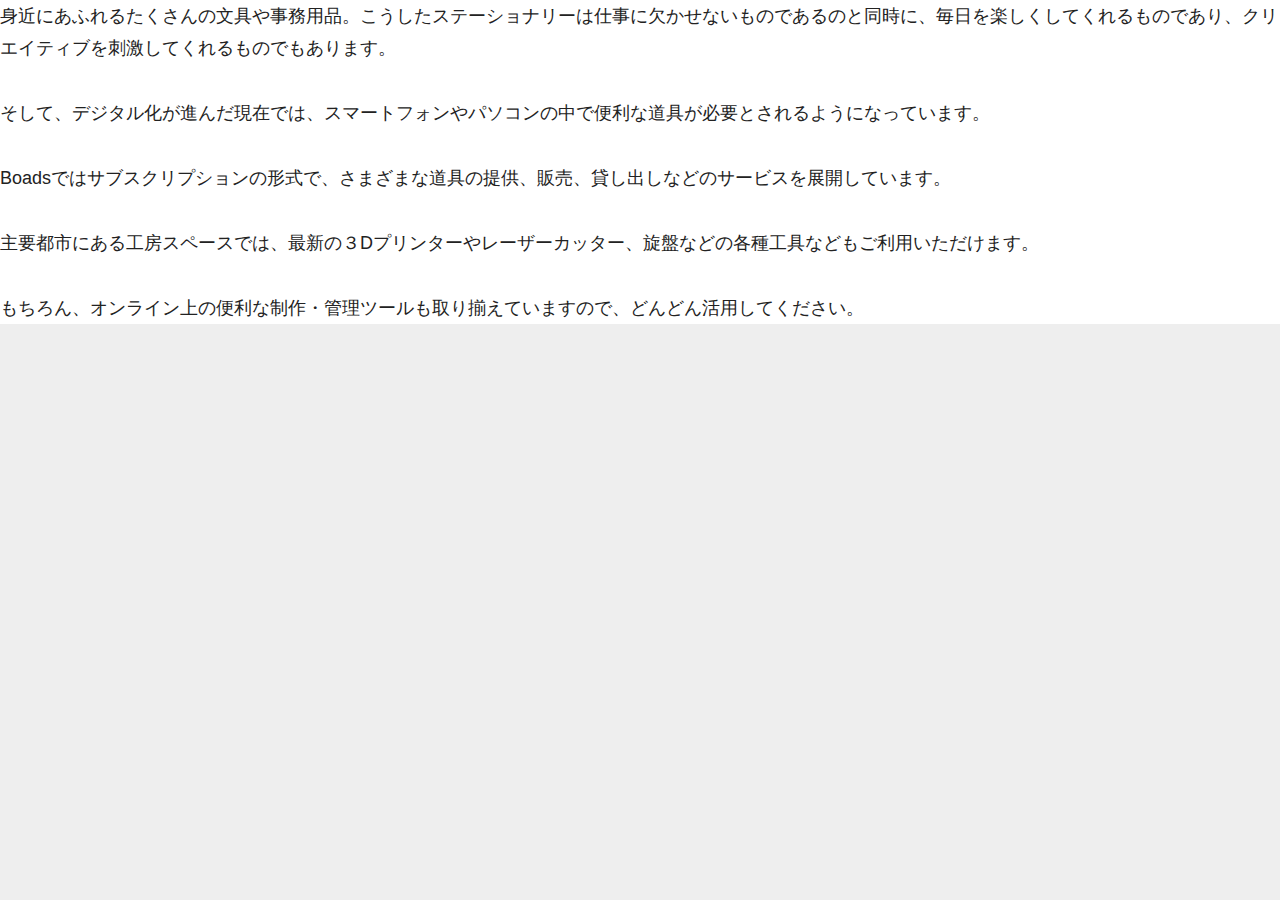
<file: sample/html-css-modern-coding-master/variation/entry-margin01.html>
<!DOCTYPE html>
<html lang="ja">
<head>
	<meta charset="UTF-8">
	<meta name="viewport" content="width=device-width">
	<title>Boards</title>

	<link rel="preconnect" href="https://fonts.gstatic.com">
	<link href="https://fonts.googleapis.com/css2?family=Montserrat:wght@300;400&display=swap" rel="stylesheet">

	<link href="https://use.fontawesome.com/releases/v5.15.3/css/all.css" integrity="sha384-SZXxX4whJ79/gErwcOYf+zWLeJdY/qpuqC4cAa9rOGUstPomtqpuNWT9wdPEn2fk" crossorigin="anonymous" rel="stylesheet">
	
	<link href="parts.css" rel="stylesheet">

<style>
p {
	line-height: 1.8;
}

.entry-container {
	font-size: clamp(16px, 2.4vw, 18px);
}

.entry-container p {
	margin: 1.8em 0;
}

.entry-container > :first-child {
	margin-top: 0;
}

.entry-container > :last-child {
	margin-bottom: 0;
}
</style>
</head>
<body>

<article class="entry">
	<div class="entry-container">
		<p>身近にあふれるたくさんの文具や事務用品。こうしたステーショナリーは仕事に欠かせないものであるのと同時に、毎日を楽しくしてくれるものであり、クリエイティブを刺激してくれるものでもあります。</p>
		<p>そして、デジタル化が進んだ現在では、スマートフォンやパソコンの中で便利な道具が必要とされるようになっています。</p>
		<p>Boadsではサブスクリプションの形式で、さまざまな道具の提供、販売、貸し出しなどのサービスを展開しています。</p>
		<p>主要都市にある工房スペースでは、最新の３Dプリンターやレーザーカッター、旋盤などの各種工具などもご利用いただけます。</p>
		<p>もちろん、オンライン上の便利な制作・管理ツールも取り揃えていますので、どんどん活用してください。</p>
	</div>
</article>

	
</body>
</html>
</file>
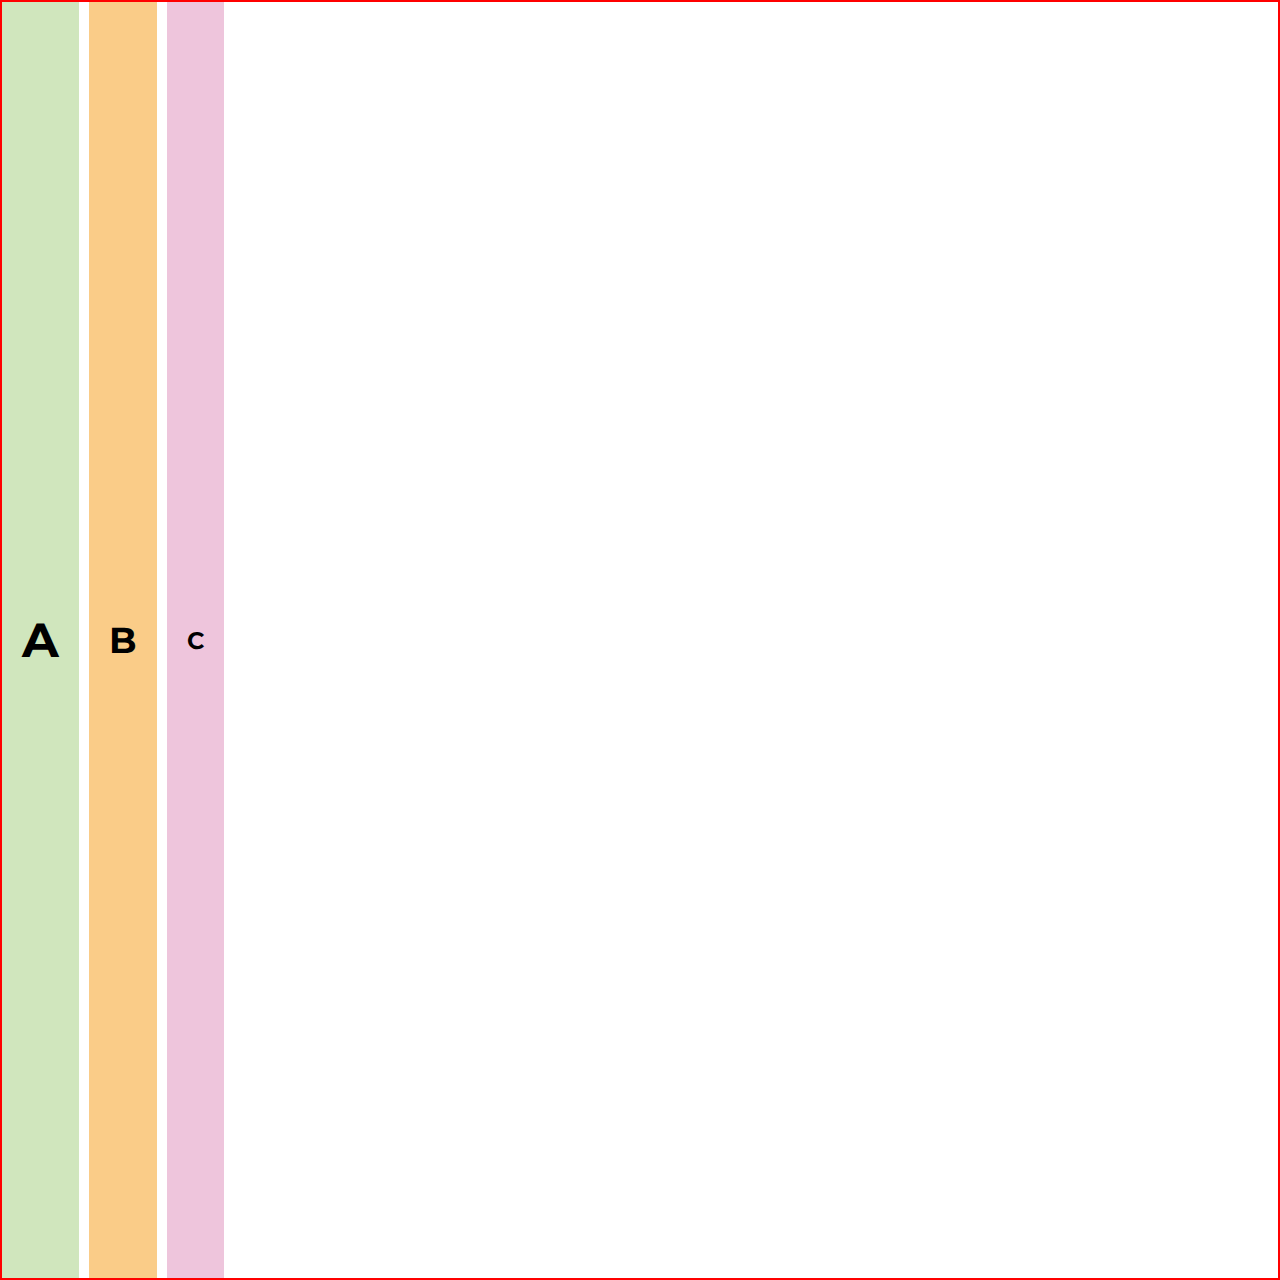
<file: sample/html-css-modern-coding-master/variation/flex.html>
<!DOCTYPE html>
<html lang="ja">
<head>
	<meta charset="UTF-8">
	<meta name="viewport" content="width=device-width">
	<title>Document</title>

	<link rel="preconnect" href="https://fonts.gstatic.com">
	<link href="https://fonts.googleapis.com/css2?family=Montserrat:wght@400,700&display=swap" rel="stylesheet">

<style>
.container {
	display: flex;
	gap: 10px;
	aspect-ratio: 1 / 1;
	border: solid 2px red;
}

@supports not (aspect-ratio: 1 / 1) {
	.container {
		height: 100vw;
	}
}

.boxA {
	background-color: #d0e6bd;
	font-size: 48px;
}

.boxB {
	background-color: #facc88;
	font-size: 36px;
}

.boxC {
	background-color: #eec5dc;
	font-size: 24px;
}

.box {
	font-family: Montserrat, sans-serif;
	font-weight: 700;
	display: grid;
	place-items: center;
	padding: 10px 20px;
}

body {
	margin: 0;
}
</style>
</head>
<body>

<div class="container">
	<div class="box boxA">A</div>
	<div class="box boxB">B</div>
	<div class="box boxC">C</div>
</div>



</body>
</html>
</file>
<file: sample/html-css-modern-coding-master/web/style.css>
@charset "UTF-8";

/* 基本 */
:root {
	--v-space: clamp(90px, 9vw, 120px);
}

body {
	margin: 0;
	background-color: #eeeeee;
	color: #222222;
	font-family: sans-serif;
}

h1, h2, h3, h4, h5, h6, p, figure, ul {
	margin: 0;
	padding: 0;
	list-style: none;
}

p {
	line-height: 1.8;
}

a {
	color: inherit;
	text-decoration: none;
}

a:hover {
	filter: brightness(90%) contrast(120%);
}

img {
	display: block;
	max-width: 100%;
	height: auto;
}


/* 横幅と左右の余白 */
.w-container {
	width: min(92%, 1166px);
	margin: auto;
	position: relative;
}

/* ヘッダー */
.header {
	height: 112px;
	background-color: #ffffff;
}

.header-container {
	display: flex;
	justify-content: space-between;
	align-items: center;
	height: 100%;
}

/* ナビゲーションボタン */
.navbtn {
	padding: 0;
	outline: none;
	border: none;
	background: transparent;
	cursor: pointer;
	color: #aaaaaa;
	font-size: 30px;
}

.open .navbtn {
	z-index: 110;
	color: #ffffff;
}

.navbtn .fa-bars {
	display: revert;
}
.open .navbtn .fa-bars {
	display: none;
}

.navbtn .fa-times {
	display: none;
}
.open .navbtn .fa-times {
	display: revert;
}

@media (min-width: 768px) {
	.navbtn {
		display: none;
	}
}

/* ナビゲーションメニュー：モバイル */
@media (max-width: 767px) {
	.nav {
		position: fixed;
		inset: 0 -100% 0 100%;
		z-index: 100;
		background-color: #4e483ae6;
		transition: transform 0.3s;
	}

	.open .nav {
		transform: translate(-100%, 0);
	}

	.open body {
		position: fixed;
		overflow: hidden;
	}

	.nav ul {
		display: flex;
		flex-direction: column;
		justify-content: center;
		align-items: center;
		height: 100%;
		gap: 40px;
		color: #ffffff;
	}
}

/* ナビゲーションメニュー：PC */
@media (min-width: 768px) {
	.nav ul {
		display: flex;
		gap: 40px;
		color: #707070;
	}
}

/* ヒーロー */
.hero {
	height: 650px;
	background-image: url(img/hero.jpg);
	background-position: center;
	background-size: cover;
}

.hero-container {
	display: grid;
	justify-items: center;
	align-content: center;
	height: 100%;
}

.hero h1 {
	margin-bottom: 42px;
	font-family: "Montserrat", sans-serif;
	font-size: clamp(48px, 5vw, 68px);
	min-height: 0vw;
	font-weight: 400;
	line-height: 1.3;
	text-align: center;
}

.hero p {
	margin-bottom: 72px;
}

/* ボタン */
.btn {
	display: block;
	width: 260px;
	padding: 10px;
	box-sizing: border-box;
	border-radius: 4px;
	background-color: #e8b368;
	color: #ffffff;
	font-size: 18px;
	text-align: center;
	text-shadow: 0 0 6px #00000052;
}

.btn-accent {
	background-color: #b72661;
}

/* 画像とテキスト */
.imgtext {
	padding: var(--v-space) 0;
	background-color: #ffffff;
}

.imgtext + .imgtext {
	padding-top: 0;
}

.imgtext-container {
	display: flex;
	flex-direction: column;
	gap: clamp(45px, 6vw, 80px);
}

@media (min-width: 768px) {
	.imgtext-container {
		flex-direction: row;
		align-items: center;
	}

	.imgtext-container.reverse {
		flex-direction: row-reverse;
	}

	.imgtext-container > .text {
		flex: 1;
		min-width: 17em;
  	}

	.imgtext-container > .img {
		flex: 2;
	}
}

/* タイトルとサブタイトル（赤色の短い線で装飾） */
.heading-decoration {
	font-size: clamp(30px, 3vw, 40px);
	min-height: 0vw;
	font-weight: 400;
}

.heading-decoration::after {
	display: block;
	content: '';
	width: 160px;
	height: 0px;
	border-top: solid 1px #b72661;
	margin-top: 0.6em;
}

.heading-decoration + p {
	margin-top: 1em;
	margin-bottom: 2em;
	color: #707070;
	font-family: "Montserrat", sans-serif;
	font-size: 18px;
}


/* 記事一覧 */
.posts {
	padding: var(--v-space) 0;
	background-color: #f3f1ed;
}

.posts-container {
	display: grid;
	grid-template-columns: repeat(2, 1fr);
	gap: 32px 25px;
}

@media (min-width: 768px) {
	.posts-container {
		grid-template-columns: repeat(3, 1fr);
	}
}

/* 記事一覧の記事 */
.post a {
	display: block;
}

.post h3 {
	margin: 1em 0 0.5em;
	font-size: clamp(12px, 2vw, 20px);
	min-height: 0vw;
}

.post p {
	max-width: 20em;
	font-size: clamp(10px, 1.6vw, 14px);
	min-height: 0vw;
}

.post img {
	aspect-ratio: 3 / 2;
	object-fit: cover;
	width: 100%;
}

@supports not (aspect-ratio: 3 / 2) {
	.post img {
		height: 180px;
	}
}

/* パーツの見出し */
.heading {
	position: absolute;
	top: calc((var(--v-space) + 0.6em) * -1);
	font-family: "Montserrat", sans-serif;
	font-size: clamp(40px, 5.2vw, 70px);
	min-height: 0vw;
	font-weight: 300;
}

.heading span {
	display: block;
	color: #666666;
	font-size: 18px;
}


/* フッター */
.footer {
	padding: 70px 0;
	background-color: #ffffff;
	color: #707070;
	font-size: 13px;
}

.footer-container {
	display: grid;
	gap: 50px;
	justify-items: center;
}

@media (min-width: 768px) {
	.footer-container {
		grid-template-columns: auto auto;
		grid-template-rows: auto auto auto;
		gap: 20px;
	}

	.footer-container > .footer-site {
		margin-bottom: 20px;
	}

	.footer-container > *:not(.footer-sns) {
		justify-self: start;
	}
	
	.footer-container > .footer-sns {
		grid-column: 2;
		grid-row: 1 / 4;
		justify-self: end;
		align-self: center;
	}
}


/* フッター：SNSメニュー */
.footer-sns {
	display: flex;
	gap: 24px;
	font-size: 24px;
}

.footer-sns a {
	display: grid;
	place-items: center;
	width: 36px;
	aspect-ratio: 1 / 1;
	background-color: #cccccc;
	color: #ffffff;
	clip-path: circle(50%);
}

@supports not (aspect-ratio: 1 / 1) {
	.footer-sns a {
		height: 36px;
	}
}


/* フッター：テキストメニュー */
.footer-menu {
	display: flex;
	flex-wrap: wrap;
	justify-content: center;
	gap: 20px;
}


/* 記事 */
.entry {
	padding-bottom: var(--v-space);
	background-color: #ffffff;
}

.entry-img img {
	width: 100%;
	max-height: 400px;
	object-fit: cover;
	margin-bottom: calc(var(--v-space) * 2 / 3);
}

.entry .w-container {
	max-width: 720px;
}

.entry .heading-decoration {
	font-size: clamp(30px, 6.25vw, 48px);
}

.entry-container {
	font-size: clamp(16px, 2.4vw, 18px);
}

.entry-container :where(h1, h2, h3, h4, h5, h6, p, figure, ul) {
	margin-top: revert;
	margin-bottom: revert;
	padding: revert;
	list-style: revert;
}

.entry-container p {
	margin: 1.8em 0;
}

.entry-container > :first-child {
	margin-top: 0;
}

.entry-container > :last-child {
	margin-bottom: 0;
}


/* プラン */
.plans {
	padding: var(--v-space) 0;
	background-color: #e9e5e9;
}

.plans-container {
	display: grid;
	gap: 27px;
}

@media (min-width: 768px) {
	.plans-container {
		grid-template-columns: repeat(3, 1fr);
	}
}

/* プラン：カード */
.plan {
	display: flex;
	flex-direction: column;
	padding: 60px 27px;
	border-radius: 20px;
	background-color: #ffffff;
}

.plan h3 {
	margin-bottom: 38px;
	font-family: "Montserrat", sans-serif;
	font-size: 38px;
	font-weight: 400;
}

.plan .desc {
	margin-bottom: 38px;
}

.plan .price {
	margin-top: auto;
	margin-bottom: 22px;
	font-size: 26px;
	font-weight: bold;
}

.plan .btn {
	width: auto;
}
</file>
<file: sample/html-css-modern-coding-master/variation/menu/style.css>
@charset "UTF-8";

/* 基本 */
:root {
	--v-space: clamp(90px, 9vw, 120px);
}

body {
	margin: 0;
	background-color: #eeeeee;
	color: #222222;
	font-family: sans-serif;
}

h1, h2, h3, h4, h5, h6, p, figure, ul {
	margin: 0;
	padding: 0;
	list-style: none;
}

p {
	line-height: 1.8;
}

a {
	color: inherit;
	text-decoration: none;
}

a:hover {
	filter: brightness(90%) contrast(120%);
}

img {
	display: block;
	max-width: 100%;
	height: auto;
}


/* 横幅と左右の余白 */
.w-container {
	width: min(92%, 1166px);
	margin: auto;
	position: relative;
}

/* ヘッダー */
.header {
	height: 112px;
	background-color: #ffffff;
}

.header-container {
	display: flex;
	justify-content: space-between;
	align-items: center;
	height: 100%;
}

/* ナビゲーションボタン */
.navbtn {
	padding: 0;
	outline: none;
	border: none;
	background: transparent;
	cursor: pointer;
	color: #aaaaaa;
	font-size: 30px;
}

.open .navbtn {
	z-index: 110;
	color: #ffffff;
}

.navbtn .fa-bars {
	display: revert;
}
.open .navbtn .fa-bars {
	display: none;
}

.navbtn .fa-times {
	display: none;
}
.open .navbtn .fa-times {
	display: revert;
}

@media (min-width: 768px) {
	.navbtn {
		display: none;
	}
}

/* ナビゲーションメニュー：モバイル */
@media (max-width: 767px) {
	.nav {
		position: fixed;
		inset: 0 -100% 0 100%;
		z-index: 100;
		background-color: #4e483ae6;
		transition: transform 0.3s;
	}

	.open .nav {
		transform: translate(-100%, 0);
	}

	.open body {
		position: fixed;
		overflow: hidden;
	}

	.nav ul {
		display: flex;
		flex-direction: column;
		justify-content: center;
		align-items: center;
		height: 100%;
		gap: 40px;
		color: #ffffff;
	}
}

/* ナビゲーションメニュー：PC */
@media (min-width: 768px) {
	.nav ul {
		display: flex;
		gap: 40px;
		color: #707070;
	}
}

/* ヒーロー */
.hero {
	height: 650px;
	background-image: url(img/hero.jpg);
	background-position: center;
	background-size: cover;
}

.hero-container {
	display: grid;
	justify-items: center;
	align-content: center;
	height: 100%;
}

.hero h1 {
	margin-bottom: 42px;
	font-family: "Montserrat", sans-serif;
	font-size: clamp(48px, 5vw, 68px);
	min-height: 0vw;
	font-weight: 400;
	line-height: 1.3;
	text-align: center;
}

.hero p {
	margin-bottom: 72px;
}

/* ボタン */
.btn {
	display: block;
	width: 260px;
	padding: 10px;
	box-sizing: border-box;
	border-radius: 4px;
	background-color: #e8b368;
	color: #ffffff;
	font-size: 18px;
	text-align: center;
	text-shadow: 0 0 6px #00000052;
}

.btn-accent {
	background-color: #b72661;
}

/* 画像とテキスト */
.imgtext {
	padding: var(--v-space) 0;
	background-color: #ffffff;
}

.imgtext + .imgtext {
	padding-top: 0;
}

.imgtext-container {
	display: flex;
	flex-direction: column;
	gap: clamp(45px, 6vw, 80px);
}

@media (min-width: 768px) {
	.imgtext-container {
		flex-direction: row;
		align-items: center;
	}

	.imgtext-container.reverse {
		flex-direction: row-reverse;
	}

	.imgtext-container > .text {
		flex: 1;
		min-width: 17em;
  	}

	.imgtext-container > .img {
		flex: 2;
	}
}

/* タイトルとサブタイトル（赤色の短い線で装飾） */
.heading-decoration {
	font-size: clamp(30px, 3vw, 40px);
	min-height: 0vw;
	font-weight: 400;
}

.heading-decoration::after {
	display: block;
	content: '';
	width: 160px;
	height: 0px;
	border-top: solid 1px #b72661;
	margin-top: 0.6em;
}

.heading-decoration + p {
	margin-top: 1em;
	margin-bottom: 2em;
	color: #707070;
	font-family: "Montserrat", sans-serif;
	font-size: 18px;
}


/* 記事一覧 */
.posts {
	padding: var(--v-space) 0;
	background-color: #f3f1ed;
}

.posts-container {
	display: grid;
	grid-template-columns: repeat(2, 1fr);
	gap: 32px 25px;
}

@media (min-width: 768px) {
	.posts-container {
		grid-template-columns: repeat(3, 1fr);
	}
}

/* 記事一覧の記事 */
.post a {
	display: block;
}

.post h3 {
	margin: 1em 0 0.5em;
	font-size: clamp(12px, 2vw, 20px);
	min-height: 0vw;
}

.post p {
	max-width: 20em;
	font-size: clamp(10px, 1.6vw, 14px);
	min-height: 0vw;
}

.post img {
	aspect-ratio: 3 / 2;
	object-fit: cover;
	width: 100%;
}

@supports not (aspect-ratio: 3 / 2) {
	.post img {
		height: 180px;
	}
}

/* パーツの見出し */
.heading {
	position: absolute;
	top: calc((var(--v-space) + 0.6em) * -1);
	font-family: "Montserrat", sans-serif;
	font-size: clamp(40px, 5.2vw, 70px);
	min-height: 0vw;
	font-weight: 300;
}

.heading span {
	display: block;
	color: #666666;
	font-size: 18px;
}


/* フッター */
.footer {
	padding: 70px 0;
	background-color: #ffffff;
	color: #707070;
	font-size: 13px;
}

.footer-container {
	display: grid;
	gap: 50px;
	justify-items: center;
}

@media (min-width: 768px) {
	.footer-container {
		grid-template-columns: auto auto;
		grid-template-rows: auto auto auto;
		gap: 20px;
	}

	.footer-container > .footer-site {
		margin-bottom: 20px;
	}

	.footer-container > *:not(.footer-sns) {
		justify-self: start;
	}
	
	.footer-container > .footer-sns {
		grid-column: 2;
		grid-row: 1 / 4;
		justify-self: end;
		align-self: center;
	}
}


/* フッター：SNSメニュー */
.footer-sns {
	display: flex;
	gap: 24px;
	font-size: 24px;
}

.footer-sns a {
	display: grid;
	place-items: center;
	width: 36px;
	aspect-ratio: 1 / 1;
	background-color: #cccccc;
	color: #ffffff;
	clip-path: circle(50%);
}

@supports not (aspect-ratio: 1 / 1) {
	.footer-sns a {
		height: 36px;
	}
}


/* フッター：テキストメニュー */
.footer-menu {
	display: flex;
	flex-wrap: wrap;
	justify-content: center;
	gap: 20px;
}


/* 記事 */
.entry {
	padding-bottom: var(--v-space);
	background-color: #ffffff;
}

.entry-img img {
	width: 100%;
	max-height: 400px;
	object-fit: cover;
	margin-bottom: calc(var(--v-space) * 2 / 3);
}

.entry .w-container {
	max-width: 720px;
}

.entry .heading-decoration {
	font-size: clamp(30px, 6.25vw, 48px);
}

.entry-container {
	font-size: clamp(16px, 2.4vw, 18px);
}

.entry-container :where(h1, h2, h3, h4, h5, h6, p, figure, ul) {
	margin-top: revert;
	margin-bottom: revert;
	padding: revert;
	list-style: revert;
}

.entry-container p {
	margin: 1.8em 0;
}

.entry-container > :first-child {
	margin-top: 0;
}

.entry-container > :last-child {
	margin-bottom: 0;
}


/* プラン */
.plans {
	padding: var(--v-space) 0;
	background-color: #e9e5e9;
}

.plans-container {
	display: grid;
	gap: 27px;
}

@media (min-width: 768px) {
	.plans-container {
		grid-template-columns: repeat(3, 1fr);
	}
}

/* プラン：カード */
.plan {
	display: flex;
	flex-direction: column;
	padding: 60px 27px;
	border-radius: 20px;
	background-color: #ffffff;
}

.plan h3 {
	margin-bottom: 38px;
	font-family: "Montserrat", sans-serif;
	font-size: 38px;
	font-weight: 400;
}

.plan .desc {
	margin-bottom: 38px;
}

.plan .price {
	margin-top: auto;
	margin-bottom: 22px;
	font-size: 26px;
	font-weight: bold;
}

.plan .btn {
	width: auto;
}
</file>
<file: sample/html-css-modern-coding-master/variation/parts.css>
@charset "UTF-8";

/* 基本 */
:root {
	--v-space: clamp(90px, 9vw, 120px);
}

body {
	margin: 0;
	background-color: #eeeeee;
	color: #222222;
	font-family: sans-serif;
}

h1, h2, h3, h4, h5, h6, p, figure, ul {
	margin: 0;
	padding: 0;
	list-style: none;
}

p {
	line-height: 1.8;
}

a {
	color: inherit;
	text-decoration: none;
}

a:hover {
	filter: brightness(90%) contrast(120%);
}

img {
	display: block;
	max-width: 100%;
	height: auto;
}

html {
	overflow-x: hidden;
}
body {
	overflow: hidden;
}

/* ヘッダー */
.header {
	height: 112px;
	background-color: #ffffff;
}

.width .header-container {
    display: flex;
    justify-content: space-between;
    align-items: center;
    height: 100%;
}


/* ナビゲーションボタン */
.navbtn, .searchbtn {
	padding: 0;
	outline: none;
	border: none;
	background: transparent;
	cursor: pointer;
	color: #aaaaaa;
	font-size: 30px;
}

.searchbtn {
    margin: 0 10px;
}


/* ヒーロー */
.hero {
	height: 650px;
	background: #ffffff;
}


.hero h1 {
	font-family: "Montserrat", sans-serif;
	font-size: clamp(48px, 5vw, 68px);
	min-height: 0vw;
	font-weight: 400;
	line-height: 1.3;
	text-align: center;
}

.hero-img .hero-container {
	display: grid;
	justify-items: center;
	align-content: center;
	height: 100%;
}

.hero-img-back .hero {
	height: 650px;
	background-image: url(img/hero.jpg);
	background-position: center;
	background-size: cover;
}


/* ボタン */
.btn {
	display: block;
	width: 260px;
	padding: 10px;
	box-sizing: border-box;
	border-radius: 4px;
	background-color: #e8b368;
	color: #ffffff;
	font-size: 18px;
	text-align: center;
	text-shadow: 0 0 6px #00000052;
}

.btn-accent {
	background-color: #b72661;
}


/* 画像とテキスト */
.imgtext {
	background-color: #ffffff;
}

/* タイトルとサブタイトル（赤色の短い線で装飾） */
.heading-decoration {
	font-size: clamp(30px, 3vw, 40px);
	min-height: 0vw;
	font-weight: 400;
}

.heading-decoration::after {
	display: block;
	content: '';
	width: 160px;
	height: 0px;
	border-top: solid 1px #b72661;
	margin-top: 0.6em;
}

.heading-decoration + p {
	margin-top: 1em;
	margin-bottom: 2em;
	color: #707070;
	font-family: "Montserrat", sans-serif;
	font-size: 18px;
}


/* 記事一覧 */
.parts-posts {
	background-color: #ffffff;
}

.posts {
	background-color: #f3f1ed;
}


/* 記事一覧の記事 */
.post a {
	display: block;
}

.post h3 {
	margin: 1em 0 0.5em;
	font-size: clamp(12px, 2vw, 20px);
	min-height: 0vw;
}

.post p {
	max-width: 20em;
	font-size: clamp(10px, 1.6vw, 14px);
	min-height: 0vw;
}

.post img {
	aspect-ratio: 3 / 2;
	object-fit: cover;
	width: 100%;
}

@supports not (aspect-ratio: 3 / 2) {
	.post img {
		height: 180px;
	}
}


/* フッター */
.footer {
	background-color: #ffffff;
	color: #707070;
	font-size: 13px;
}

/* フッター：SNSメニュー */
.footer-sns {
	display: flex;
	gap: 24px;
	font-size: 24px;
}

.footer-sns a {
	display: grid;
	place-items: center;
	width: 36px;
	aspect-ratio: 1 / 1;
	background-color: #cccccc;
	color: #ffffff;
	clip-path: circle(50%);
}

@supports not (aspect-ratio: 1 / 1) {
	.footer-sns a {
		height: 36px;
	}
}


/* フッター：テキストメニュー */
.parts-footer .footer-menu {
	display: flex;
	flex-wrap: wrap;
	justify-content: center;
	gap: 20px;
}

.parts-footer-menu .footer-menu {
	background-color: #ffffff;
}


/* 記事 */
.entry {
	background-color: #ffffff;
}


/* プラン */
.plans {
	background-color: #e9e5e9;
}

.parts-plan .plans-container {
	display: grid;
	gap: 27px;
}

@media (min-width: 768px) {
	.parts-plan .plans-container {
		grid-template-columns: repeat(3, 1fr);
	}
}

/* プラン：カード */
.plan {
	padding: 60px 27px;
	border-radius: 20px;
	background-color: #ffffff;
}

.parts-plans .plan {
	display: flex;
	flex-direction: column;
}

.plan h3 {
	font-family: "Montserrat", sans-serif;
	font-size: 38px;
	font-weight: 400;
}

.plan .desc {
}

.plan .price {
	font-size: 26px;
	font-weight: bold;
}

.parts-plans .price {
	margin-top: auto;
}

.plan .btn {
	width: auto;
}


/* ナビゲーションメニュー：モバイル */
.nav ul {
	display: flex;
	flex-direction: column;
	justify-content: center;
	align-items: center;
	height: 100%;
	gap: 40px;
	color: #ffffff;
}
</file>
<file: sample/html-css-modern-coding-master/variation/menu/dist/hamburgers.css>
/*!
 * Hamburgers
 * @description Tasty CSS-animated hamburgers
 * @author Jonathan Suh @jonsuh
 * @site https://jonsuh.com/hamburgers
 * @link https://github.com/jonsuh/hamburgers
 */
.hamburger {
  padding: 15px 15px;
  display: inline-block;
  cursor: pointer;
  transition-property: opacity, filter;
  transition-duration: 0.15s;
  transition-timing-function: linear;
  font: inherit;
  color: inherit;
  text-transform: none;
  background-color: transparent;
  border: 0;
  margin: 0;
  overflow: visible; }
  .hamburger:hover {
    opacity: 0.7; }
  .hamburger.is-active:hover {
    opacity: 0.7; }
  .hamburger.is-active .hamburger-inner,
  .hamburger.is-active .hamburger-inner::before,
  .hamburger.is-active .hamburger-inner::after {
    background-color: #000; }

.hamburger-box {
  width: 40px;
  height: 24px;
  display: inline-block;
  position: relative; }

.hamburger-inner {
  display: block;
  top: 50%;
  margin-top: -2px; }
  .hamburger-inner, .hamburger-inner::before, .hamburger-inner::after {
    width: 40px;
    height: 4px;
    background-color: #000;
    border-radius: 4px;
    position: absolute;
    transition-property: transform;
    transition-duration: 0.15s;
    transition-timing-function: ease; }
  .hamburger-inner::before, .hamburger-inner::after {
    content: "";
    display: block; }
  .hamburger-inner::before {
    top: -10px; }
  .hamburger-inner::after {
    bottom: -10px; }

/*
   * 3DX
   */
.hamburger--3dx .hamburger-box {
  perspective: 80px; }

.hamburger--3dx .hamburger-inner {
  transition: transform 0.15s cubic-bezier(0.645, 0.045, 0.355, 1), background-color 0s 0.1s cubic-bezier(0.645, 0.045, 0.355, 1); }
  .hamburger--3dx .hamburger-inner::before, .hamburger--3dx .hamburger-inner::after {
    transition: transform 0s 0.1s cubic-bezier(0.645, 0.045, 0.355, 1); }

.hamburger--3dx.is-active .hamburger-inner {
  background-color: transparent !important;
  transform: rotateY(180deg); }
  .hamburger--3dx.is-active .hamburger-inner::before {
    transform: translate3d(0, 10px, 0) rotate(45deg); }
  .hamburger--3dx.is-active .hamburger-inner::after {
    transform: translate3d(0, -10px, 0) rotate(-45deg); }

/*
   * 3DX Reverse
   */
.hamburger--3dx-r .hamburger-box {
  perspective: 80px; }

.hamburger--3dx-r .hamburger-inner {
  transition: transform 0.15s cubic-bezier(0.645, 0.045, 0.355, 1), background-color 0s 0.1s cubic-bezier(0.645, 0.045, 0.355, 1); }
  .hamburger--3dx-r .hamburger-inner::before, .hamburger--3dx-r .hamburger-inner::after {
    transition: transform 0s 0.1s cubic-bezier(0.645, 0.045, 0.355, 1); }

.hamburger--3dx-r.is-active .hamburger-inner {
  background-color: transparent !important;
  transform: rotateY(-180deg); }
  .hamburger--3dx-r.is-active .hamburger-inner::before {
    transform: translate3d(0, 10px, 0) rotate(45deg); }
  .hamburger--3dx-r.is-active .hamburger-inner::after {
    transform: translate3d(0, -10px, 0) rotate(-45deg); }

/*
   * 3DY
   */
.hamburger--3dy .hamburger-box {
  perspective: 80px; }

.hamburger--3dy .hamburger-inner {
  transition: transform 0.15s cubic-bezier(0.645, 0.045, 0.355, 1), background-color 0s 0.1s cubic-bezier(0.645, 0.045, 0.355, 1); }
  .hamburger--3dy .hamburger-inner::before, .hamburger--3dy .hamburger-inner::after {
    transition: transform 0s 0.1s cubic-bezier(0.645, 0.045, 0.355, 1); }

.hamburger--3dy.is-active .hamburger-inner {
  background-color: transparent !important;
  transform: rotateX(-180deg); }
  .hamburger--3dy.is-active .hamburger-inner::before {
    transform: translate3d(0, 10px, 0) rotate(45deg); }
  .hamburger--3dy.is-active .hamburger-inner::after {
    transform: translate3d(0, -10px, 0) rotate(-45deg); }

/*
   * 3DY Reverse
   */
.hamburger--3dy-r .hamburger-box {
  perspective: 80px; }

.hamburger--3dy-r .hamburger-inner {
  transition: transform 0.15s cubic-bezier(0.645, 0.045, 0.355, 1), background-color 0s 0.1s cubic-bezier(0.645, 0.045, 0.355, 1); }
  .hamburger--3dy-r .hamburger-inner::before, .hamburger--3dy-r .hamburger-inner::after {
    transition: transform 0s 0.1s cubic-bezier(0.645, 0.045, 0.355, 1); }

.hamburger--3dy-r.is-active .hamburger-inner {
  background-color: transparent !important;
  transform: rotateX(180deg); }
  .hamburger--3dy-r.is-active .hamburger-inner::before {
    transform: translate3d(0, 10px, 0) rotate(45deg); }
  .hamburger--3dy-r.is-active .hamburger-inner::after {
    transform: translate3d(0, -10px, 0) rotate(-45deg); }

/*
   * 3DXY
   */
.hamburger--3dxy .hamburger-box {
  perspective: 80px; }

.hamburger--3dxy .hamburger-inner {
  transition: transform 0.15s cubic-bezier(0.645, 0.045, 0.355, 1), background-color 0s 0.1s cubic-bezier(0.645, 0.045, 0.355, 1); }
  .hamburger--3dxy .hamburger-inner::before, .hamburger--3dxy .hamburger-inner::after {
    transition: transform 0s 0.1s cubic-bezier(0.645, 0.045, 0.355, 1); }

.hamburger--3dxy.is-active .hamburger-inner {
  background-color: transparent !important;
  transform: rotateX(180deg) rotateY(180deg); }
  .hamburger--3dxy.is-active .hamburger-inner::before {
    transform: translate3d(0, 10px, 0) rotate(45deg); }
  .hamburger--3dxy.is-active .hamburger-inner::after {
    transform: translate3d(0, -10px, 0) rotate(-45deg); }

/*
   * 3DXY Reverse
   */
.hamburger--3dxy-r .hamburger-box {
  perspective: 80px; }

.hamburger--3dxy-r .hamburger-inner {
  transition: transform 0.15s cubic-bezier(0.645, 0.045, 0.355, 1), background-color 0s 0.1s cubic-bezier(0.645, 0.045, 0.355, 1); }
  .hamburger--3dxy-r .hamburger-inner::before, .hamburger--3dxy-r .hamburger-inner::after {
    transition: transform 0s 0.1s cubic-bezier(0.645, 0.045, 0.355, 1); }

.hamburger--3dxy-r.is-active .hamburger-inner {
  background-color: transparent !important;
  transform: rotateX(180deg) rotateY(180deg) rotateZ(-180deg); }
  .hamburger--3dxy-r.is-active .hamburger-inner::before {
    transform: translate3d(0, 10px, 0) rotate(45deg); }
  .hamburger--3dxy-r.is-active .hamburger-inner::after {
    transform: translate3d(0, -10px, 0) rotate(-45deg); }

/*
   * Arrow
   */
.hamburger--arrow.is-active .hamburger-inner::before {
  transform: translate3d(-8px, 0, 0) rotate(-45deg) scale(0.7, 1); }

.hamburger--arrow.is-active .hamburger-inner::after {
  transform: translate3d(-8px, 0, 0) rotate(45deg) scale(0.7, 1); }

/*
   * Arrow Right
   */
.hamburger--arrow-r.is-active .hamburger-inner::before {
  transform: translate3d(8px, 0, 0) rotate(45deg) scale(0.7, 1); }

.hamburger--arrow-r.is-active .hamburger-inner::after {
  transform: translate3d(8px, 0, 0) rotate(-45deg) scale(0.7, 1); }

/*
   * Arrow Alt
   */
.hamburger--arrowalt .hamburger-inner::before {
  transition: top 0.1s 0.1s ease, transform 0.1s cubic-bezier(0.165, 0.84, 0.44, 1); }

.hamburger--arrowalt .hamburger-inner::after {
  transition: bottom 0.1s 0.1s ease, transform 0.1s cubic-bezier(0.165, 0.84, 0.44, 1); }

.hamburger--arrowalt.is-active .hamburger-inner::before {
  top: 0;
  transform: translate3d(-8px, -10px, 0) rotate(-45deg) scale(0.7, 1);
  transition: top 0.1s ease, transform 0.1s 0.1s cubic-bezier(0.895, 0.03, 0.685, 0.22); }

.hamburger--arrowalt.is-active .hamburger-inner::after {
  bottom: 0;
  transform: translate3d(-8px, 10px, 0) rotate(45deg) scale(0.7, 1);
  transition: bottom 0.1s ease, transform 0.1s 0.1s cubic-bezier(0.895, 0.03, 0.685, 0.22); }

/*
   * Arrow Alt Right
   */
.hamburger--arrowalt-r .hamburger-inner::before {
  transition: top 0.1s 0.1s ease, transform 0.1s cubic-bezier(0.165, 0.84, 0.44, 1); }

.hamburger--arrowalt-r .hamburger-inner::after {
  transition: bottom 0.1s 0.1s ease, transform 0.1s cubic-bezier(0.165, 0.84, 0.44, 1); }

.hamburger--arrowalt-r.is-active .hamburger-inner::before {
  top: 0;
  transform: translate3d(8px, -10px, 0) rotate(45deg) scale(0.7, 1);
  transition: top 0.1s ease, transform 0.1s 0.1s cubic-bezier(0.895, 0.03, 0.685, 0.22); }

.hamburger--arrowalt-r.is-active .hamburger-inner::after {
  bottom: 0;
  transform: translate3d(8px, 10px, 0) rotate(-45deg) scale(0.7, 1);
  transition: bottom 0.1s ease, transform 0.1s 0.1s cubic-bezier(0.895, 0.03, 0.685, 0.22); }

/*
   * Arrow Turn
   */
.hamburger--arrowturn.is-active .hamburger-inner {
  transform: rotate(-180deg); }
  .hamburger--arrowturn.is-active .hamburger-inner::before {
    transform: translate3d(8px, 0, 0) rotate(45deg) scale(0.7, 1); }
  .hamburger--arrowturn.is-active .hamburger-inner::after {
    transform: translate3d(8px, 0, 0) rotate(-45deg) scale(0.7, 1); }

/*
   * Arrow Turn Right
   */
.hamburger--arrowturn-r.is-active .hamburger-inner {
  transform: rotate(-180deg); }
  .hamburger--arrowturn-r.is-active .hamburger-inner::before {
    transform: translate3d(-8px, 0, 0) rotate(-45deg) scale(0.7, 1); }
  .hamburger--arrowturn-r.is-active .hamburger-inner::after {
    transform: translate3d(-8px, 0, 0) rotate(45deg) scale(0.7, 1); }

/*
   * Boring
   */
.hamburger--boring .hamburger-inner, .hamburger--boring .hamburger-inner::before, .hamburger--boring .hamburger-inner::after {
  transition-property: none; }

.hamburger--boring.is-active .hamburger-inner {
  transform: rotate(45deg); }
  .hamburger--boring.is-active .hamburger-inner::before {
    top: 0;
    opacity: 0; }
  .hamburger--boring.is-active .hamburger-inner::after {
    bottom: 0;
    transform: rotate(-90deg); }

/*
   * Collapse
   */
.hamburger--collapse .hamburger-inner {
  top: auto;
  bottom: 0;
  transition-duration: 0.13s;
  transition-delay: 0.13s;
  transition-timing-function: cubic-bezier(0.55, 0.055, 0.675, 0.19); }
  .hamburger--collapse .hamburger-inner::after {
    top: -20px;
    transition: top 0.2s 0.2s cubic-bezier(0.33333, 0.66667, 0.66667, 1), opacity 0.1s linear; }
  .hamburger--collapse .hamburger-inner::before {
    transition: top 0.12s 0.2s cubic-bezier(0.33333, 0.66667, 0.66667, 1), transform 0.13s cubic-bezier(0.55, 0.055, 0.675, 0.19); }

.hamburger--collapse.is-active .hamburger-inner {
  transform: translate3d(0, -10px, 0) rotate(-45deg);
  transition-delay: 0.22s;
  transition-timing-function: cubic-bezier(0.215, 0.61, 0.355, 1); }
  .hamburger--collapse.is-active .hamburger-inner::after {
    top: 0;
    opacity: 0;
    transition: top 0.2s cubic-bezier(0.33333, 0, 0.66667, 0.33333), opacity 0.1s 0.22s linear; }
  .hamburger--collapse.is-active .hamburger-inner::before {
    top: 0;
    transform: rotate(-90deg);
    transition: top 0.1s 0.16s cubic-bezier(0.33333, 0, 0.66667, 0.33333), transform 0.13s 0.25s cubic-bezier(0.215, 0.61, 0.355, 1); }

/*
   * Collapse Reverse
   */
.hamburger--collapse-r .hamburger-inner {
  top: auto;
  bottom: 0;
  transition-duration: 0.13s;
  transition-delay: 0.13s;
  transition-timing-function: cubic-bezier(0.55, 0.055, 0.675, 0.19); }
  .hamburger--collapse-r .hamburger-inner::after {
    top: -20px;
    transition: top 0.2s 0.2s cubic-bezier(0.33333, 0.66667, 0.66667, 1), opacity 0.1s linear; }
  .hamburger--collapse-r .hamburger-inner::before {
    transition: top 0.12s 0.2s cubic-bezier(0.33333, 0.66667, 0.66667, 1), transform 0.13s cubic-bezier(0.55, 0.055, 0.675, 0.19); }

.hamburger--collapse-r.is-active .hamburger-inner {
  transform: translate3d(0, -10px, 0) rotate(45deg);
  transition-delay: 0.22s;
  transition-timing-function: cubic-bezier(0.215, 0.61, 0.355, 1); }
  .hamburger--collapse-r.is-active .hamburger-inner::after {
    top: 0;
    opacity: 0;
    transition: top 0.2s cubic-bezier(0.33333, 0, 0.66667, 0.33333), opacity 0.1s 0.22s linear; }
  .hamburger--collapse-r.is-active .hamburger-inner::before {
    top: 0;
    transform: rotate(90deg);
    transition: top 0.1s 0.16s cubic-bezier(0.33333, 0, 0.66667, 0.33333), transform 0.13s 0.25s cubic-bezier(0.215, 0.61, 0.355, 1); }

/*
   * Elastic
   */
.hamburger--elastic .hamburger-inner {
  top: 2px;
  transition-duration: 0.275s;
  transition-timing-function: cubic-bezier(0.68, -0.55, 0.265, 1.55); }
  .hamburger--elastic .hamburger-inner::before {
    top: 10px;
    transition: opacity 0.125s 0.275s ease; }
  .hamburger--elastic .hamburger-inner::after {
    top: 20px;
    transition: transform 0.275s cubic-bezier(0.68, -0.55, 0.265, 1.55); }

.hamburger--elastic.is-active .hamburger-inner {
  transform: translate3d(0, 10px, 0) rotate(135deg);
  transition-delay: 0.075s; }
  .hamburger--elastic.is-active .hamburger-inner::before {
    transition-delay: 0s;
    opacity: 0; }
  .hamburger--elastic.is-active .hamburger-inner::after {
    transform: translate3d(0, -20px, 0) rotate(-270deg);
    transition-delay: 0.075s; }

/*
   * Elastic Reverse
   */
.hamburger--elastic-r .hamburger-inner {
  top: 2px;
  transition-duration: 0.275s;
  transition-timing-function: cubic-bezier(0.68, -0.55, 0.265, 1.55); }
  .hamburger--elastic-r .hamburger-inner::before {
    top: 10px;
    transition: opacity 0.125s 0.275s ease; }
  .hamburger--elastic-r .hamburger-inner::after {
    top: 20px;
    transition: transform 0.275s cubic-bezier(0.68, -0.55, 0.265, 1.55); }

.hamburger--elastic-r.is-active .hamburger-inner {
  transform: translate3d(0, 10px, 0) rotate(-135deg);
  transition-delay: 0.075s; }
  .hamburger--elastic-r.is-active .hamburger-inner::before {
    transition-delay: 0s;
    opacity: 0; }
  .hamburger--elastic-r.is-active .hamburger-inner::after {
    transform: translate3d(0, -20px, 0) rotate(270deg);
    transition-delay: 0.075s; }

/*
   * Emphatic
   */
.hamburger--emphatic {
  overflow: hidden; }
  .hamburger--emphatic .hamburger-inner {
    transition: background-color 0.125s 0.175s ease-in; }
    .hamburger--emphatic .hamburger-inner::before {
      left: 0;
      transition: transform 0.125s cubic-bezier(0.6, 0.04, 0.98, 0.335), top 0.05s 0.125s linear, left 0.125s 0.175s ease-in; }
    .hamburger--emphatic .hamburger-inner::after {
      top: 10px;
      right: 0;
      transition: transform 0.125s cubic-bezier(0.6, 0.04, 0.98, 0.335), top 0.05s 0.125s linear, right 0.125s 0.175s ease-in; }
  .hamburger--emphatic.is-active .hamburger-inner {
    transition-delay: 0s;
    transition-timing-function: ease-out;
    background-color: transparent !important; }
    .hamburger--emphatic.is-active .hamburger-inner::before {
      left: -80px;
      top: -80px;
      transform: translate3d(80px, 80px, 0) rotate(45deg);
      transition: left 0.125s ease-out, top 0.05s 0.125s linear, transform 0.125s 0.175s cubic-bezier(0.075, 0.82, 0.165, 1); }
    .hamburger--emphatic.is-active .hamburger-inner::after {
      right: -80px;
      top: -80px;
      transform: translate3d(-80px, 80px, 0) rotate(-45deg);
      transition: right 0.125s ease-out, top 0.05s 0.125s linear, transform 0.125s 0.175s cubic-bezier(0.075, 0.82, 0.165, 1); }

/*
   * Emphatic Reverse
   */
.hamburger--emphatic-r {
  overflow: hidden; }
  .hamburger--emphatic-r .hamburger-inner {
    transition: background-color 0.125s 0.175s ease-in; }
    .hamburger--emphatic-r .hamburger-inner::before {
      left: 0;
      transition: transform 0.125s cubic-bezier(0.6, 0.04, 0.98, 0.335), top 0.05s 0.125s linear, left 0.125s 0.175s ease-in; }
    .hamburger--emphatic-r .hamburger-inner::after {
      top: 10px;
      right: 0;
      transition: transform 0.125s cubic-bezier(0.6, 0.04, 0.98, 0.335), top 0.05s 0.125s linear, right 0.125s 0.175s ease-in; }
  .hamburger--emphatic-r.is-active .hamburger-inner {
    transition-delay: 0s;
    transition-timing-function: ease-out;
    background-color: transparent !important; }
    .hamburger--emphatic-r.is-active .hamburger-inner::before {
      left: -80px;
      top: 80px;
      transform: translate3d(80px, -80px, 0) rotate(-45deg);
      transition: left 0.125s ease-out, top 0.05s 0.125s linear, transform 0.125s 0.175s cubic-bezier(0.075, 0.82, 0.165, 1); }
    .hamburger--emphatic-r.is-active .hamburger-inner::after {
      right: -80px;
      top: 80px;
      transform: translate3d(-80px, -80px, 0) rotate(45deg);
      transition: right 0.125s ease-out, top 0.05s 0.125s linear, transform 0.125s 0.175s cubic-bezier(0.075, 0.82, 0.165, 1); }

/*
   * Minus
   */
.hamburger--minus .hamburger-inner::before, .hamburger--minus .hamburger-inner::after {
  transition: bottom 0.08s 0s ease-out, top 0.08s 0s ease-out, opacity 0s linear; }

.hamburger--minus.is-active .hamburger-inner::before, .hamburger--minus.is-active .hamburger-inner::after {
  opacity: 0;
  transition: bottom 0.08s ease-out, top 0.08s ease-out, opacity 0s 0.08s linear; }

.hamburger--minus.is-active .hamburger-inner::before {
  top: 0; }

.hamburger--minus.is-active .hamburger-inner::after {
  bottom: 0; }

/*
   * Slider
   */
.hamburger--slider .hamburger-inner {
  top: 2px; }
  .hamburger--slider .hamburger-inner::before {
    top: 10px;
    transition-property: transform, opacity;
    transition-timing-function: ease;
    transition-duration: 0.15s; }
  .hamburger--slider .hamburger-inner::after {
    top: 20px; }

.hamburger--slider.is-active .hamburger-inner {
  transform: translate3d(0, 10px, 0) rotate(45deg); }
  .hamburger--slider.is-active .hamburger-inner::before {
    transform: rotate(-45deg) translate3d(-5.71429px, -6px, 0);
    opacity: 0; }
  .hamburger--slider.is-active .hamburger-inner::after {
    transform: translate3d(0, -20px, 0) rotate(-90deg); }

/*
   * Slider Reverse
   */
.hamburger--slider-r .hamburger-inner {
  top: 2px; }
  .hamburger--slider-r .hamburger-inner::before {
    top: 10px;
    transition-property: transform, opacity;
    transition-timing-function: ease;
    transition-duration: 0.15s; }
  .hamburger--slider-r .hamburger-inner::after {
    top: 20px; }

.hamburger--slider-r.is-active .hamburger-inner {
  transform: translate3d(0, 10px, 0) rotate(-45deg); }
  .hamburger--slider-r.is-active .hamburger-inner::before {
    transform: rotate(45deg) translate3d(5.71429px, -6px, 0);
    opacity: 0; }
  .hamburger--slider-r.is-active .hamburger-inner::after {
    transform: translate3d(0, -20px, 0) rotate(90deg); }

/*
   * Spin
   */
.hamburger--spin .hamburger-inner {
  transition-duration: 0.22s;
  transition-timing-function: cubic-bezier(0.55, 0.055, 0.675, 0.19); }
  .hamburger--spin .hamburger-inner::before {
    transition: top 0.1s 0.25s ease-in, opacity 0.1s ease-in; }
  .hamburger--spin .hamburger-inner::after {
    transition: bottom 0.1s 0.25s ease-in, transform 0.22s cubic-bezier(0.55, 0.055, 0.675, 0.19); }

.hamburger--spin.is-active .hamburger-inner {
  transform: rotate(225deg);
  transition-delay: 0.12s;
  transition-timing-function: cubic-bezier(0.215, 0.61, 0.355, 1); }
  .hamburger--spin.is-active .hamburger-inner::before {
    top: 0;
    opacity: 0;
    transition: top 0.1s ease-out, opacity 0.1s 0.12s ease-out; }
  .hamburger--spin.is-active .hamburger-inner::after {
    bottom: 0;
    transform: rotate(-90deg);
    transition: bottom 0.1s ease-out, transform 0.22s 0.12s cubic-bezier(0.215, 0.61, 0.355, 1); }

/*
   * Spin Reverse
   */
.hamburger--spin-r .hamburger-inner {
  transition-duration: 0.22s;
  transition-timing-function: cubic-bezier(0.55, 0.055, 0.675, 0.19); }
  .hamburger--spin-r .hamburger-inner::before {
    transition: top 0.1s 0.25s ease-in, opacity 0.1s ease-in; }
  .hamburger--spin-r .hamburger-inner::after {
    transition: bottom 0.1s 0.25s ease-in, transform 0.22s cubic-bezier(0.55, 0.055, 0.675, 0.19); }

.hamburger--spin-r.is-active .hamburger-inner {
  transform: rotate(-225deg);
  transition-delay: 0.12s;
  transition-timing-function: cubic-bezier(0.215, 0.61, 0.355, 1); }
  .hamburger--spin-r.is-active .hamburger-inner::before {
    top: 0;
    opacity: 0;
    transition: top 0.1s ease-out, opacity 0.1s 0.12s ease-out; }
  .hamburger--spin-r.is-active .hamburger-inner::after {
    bottom: 0;
    transform: rotate(90deg);
    transition: bottom 0.1s ease-out, transform 0.22s 0.12s cubic-bezier(0.215, 0.61, 0.355, 1); }

/*
   * Spring
   */
.hamburger--spring .hamburger-inner {
  top: 2px;
  transition: background-color 0s 0.13s linear; }
  .hamburger--spring .hamburger-inner::before {
    top: 10px;
    transition: top 0.1s 0.2s cubic-bezier(0.33333, 0.66667, 0.66667, 1), transform 0.13s cubic-bezier(0.55, 0.055, 0.675, 0.19); }
  .hamburger--spring .hamburger-inner::after {
    top: 20px;
    transition: top 0.2s 0.2s cubic-bezier(0.33333, 0.66667, 0.66667, 1), transform 0.13s cubic-bezier(0.55, 0.055, 0.675, 0.19); }

.hamburger--spring.is-active .hamburger-inner {
  transition-delay: 0.22s;
  background-color: transparent !important; }
  .hamburger--spring.is-active .hamburger-inner::before {
    top: 0;
    transition: top 0.1s 0.15s cubic-bezier(0.33333, 0, 0.66667, 0.33333), transform 0.13s 0.22s cubic-bezier(0.215, 0.61, 0.355, 1);
    transform: translate3d(0, 10px, 0) rotate(45deg); }
  .hamburger--spring.is-active .hamburger-inner::after {
    top: 0;
    transition: top 0.2s cubic-bezier(0.33333, 0, 0.66667, 0.33333), transform 0.13s 0.22s cubic-bezier(0.215, 0.61, 0.355, 1);
    transform: translate3d(0, 10px, 0) rotate(-45deg); }

/*
   * Spring Reverse
   */
.hamburger--spring-r .hamburger-inner {
  top: auto;
  bottom: 0;
  transition-duration: 0.13s;
  transition-delay: 0s;
  transition-timing-function: cubic-bezier(0.55, 0.055, 0.675, 0.19); }
  .hamburger--spring-r .hamburger-inner::after {
    top: -20px;
    transition: top 0.2s 0.2s cubic-bezier(0.33333, 0.66667, 0.66667, 1), opacity 0s linear; }
  .hamburger--spring-r .hamburger-inner::before {
    transition: top 0.1s 0.2s cubic-bezier(0.33333, 0.66667, 0.66667, 1), transform 0.13s cubic-bezier(0.55, 0.055, 0.675, 0.19); }

.hamburger--spring-r.is-active .hamburger-inner {
  transform: translate3d(0, -10px, 0) rotate(-45deg);
  transition-delay: 0.22s;
  transition-timing-function: cubic-bezier(0.215, 0.61, 0.355, 1); }
  .hamburger--spring-r.is-active .hamburger-inner::after {
    top: 0;
    opacity: 0;
    transition: top 0.2s cubic-bezier(0.33333, 0, 0.66667, 0.33333), opacity 0s 0.22s linear; }
  .hamburger--spring-r.is-active .hamburger-inner::before {
    top: 0;
    transform: rotate(90deg);
    transition: top 0.1s 0.15s cubic-bezier(0.33333, 0, 0.66667, 0.33333), transform 0.13s 0.22s cubic-bezier(0.215, 0.61, 0.355, 1); }

/*
   * Stand
   */
.hamburger--stand .hamburger-inner {
  transition: transform 0.075s 0.15s cubic-bezier(0.55, 0.055, 0.675, 0.19), background-color 0s 0.075s linear; }
  .hamburger--stand .hamburger-inner::before {
    transition: top 0.075s 0.075s ease-in, transform 0.075s 0s cubic-bezier(0.55, 0.055, 0.675, 0.19); }
  .hamburger--stand .hamburger-inner::after {
    transition: bottom 0.075s 0.075s ease-in, transform 0.075s 0s cubic-bezier(0.55, 0.055, 0.675, 0.19); }

.hamburger--stand.is-active .hamburger-inner {
  transform: rotate(90deg);
  background-color: transparent !important;
  transition: transform 0.075s 0s cubic-bezier(0.215, 0.61, 0.355, 1), background-color 0s 0.15s linear; }
  .hamburger--stand.is-active .hamburger-inner::before {
    top: 0;
    transform: rotate(-45deg);
    transition: top 0.075s 0.1s ease-out, transform 0.075s 0.15s cubic-bezier(0.215, 0.61, 0.355, 1); }
  .hamburger--stand.is-active .hamburger-inner::after {
    bottom: 0;
    transform: rotate(45deg);
    transition: bottom 0.075s 0.1s ease-out, transform 0.075s 0.15s cubic-bezier(0.215, 0.61, 0.355, 1); }

/*
   * Stand Reverse
   */
.hamburger--stand-r .hamburger-inner {
  transition: transform 0.075s 0.15s cubic-bezier(0.55, 0.055, 0.675, 0.19), background-color 0s 0.075s linear; }
  .hamburger--stand-r .hamburger-inner::before {
    transition: top 0.075s 0.075s ease-in, transform 0.075s 0s cubic-bezier(0.55, 0.055, 0.675, 0.19); }
  .hamburger--stand-r .hamburger-inner::after {
    transition: bottom 0.075s 0.075s ease-in, transform 0.075s 0s cubic-bezier(0.55, 0.055, 0.675, 0.19); }

.hamburger--stand-r.is-active .hamburger-inner {
  transform: rotate(-90deg);
  background-color: transparent !important;
  transition: transform 0.075s 0s cubic-bezier(0.215, 0.61, 0.355, 1), background-color 0s 0.15s linear; }
  .hamburger--stand-r.is-active .hamburger-inner::before {
    top: 0;
    transform: rotate(-45deg);
    transition: top 0.075s 0.1s ease-out, transform 0.075s 0.15s cubic-bezier(0.215, 0.61, 0.355, 1); }
  .hamburger--stand-r.is-active .hamburger-inner::after {
    bottom: 0;
    transform: rotate(45deg);
    transition: bottom 0.075s 0.1s ease-out, transform 0.075s 0.15s cubic-bezier(0.215, 0.61, 0.355, 1); }

/*
   * Squeeze
   */
.hamburger--squeeze .hamburger-inner {
  transition-duration: 0.075s;
  transition-timing-function: cubic-bezier(0.55, 0.055, 0.675, 0.19); }
  .hamburger--squeeze .hamburger-inner::before {
    transition: top 0.075s 0.12s ease, opacity 0.075s ease; }
  .hamburger--squeeze .hamburger-inner::after {
    transition: bottom 0.075s 0.12s ease, transform 0.075s cubic-bezier(0.55, 0.055, 0.675, 0.19); }

.hamburger--squeeze.is-active .hamburger-inner {
  transform: rotate(45deg);
  transition-delay: 0.12s;
  transition-timing-function: cubic-bezier(0.215, 0.61, 0.355, 1); }
  .hamburger--squeeze.is-active .hamburger-inner::before {
    top: 0;
    opacity: 0;
    transition: top 0.075s ease, opacity 0.075s 0.12s ease; }
  .hamburger--squeeze.is-active .hamburger-inner::after {
    bottom: 0;
    transform: rotate(-90deg);
    transition: bottom 0.075s ease, transform 0.075s 0.12s cubic-bezier(0.215, 0.61, 0.355, 1); }

/*
   * Vortex
   */
.hamburger--vortex .hamburger-inner {
  transition-duration: 0.2s;
  transition-timing-function: cubic-bezier(0.19, 1, 0.22, 1); }
  .hamburger--vortex .hamburger-inner::before, .hamburger--vortex .hamburger-inner::after {
    transition-duration: 0s;
    transition-delay: 0.1s;
    transition-timing-function: linear; }
  .hamburger--vortex .hamburger-inner::before {
    transition-property: top, opacity; }
  .hamburger--vortex .hamburger-inner::after {
    transition-property: bottom, transform; }

.hamburger--vortex.is-active .hamburger-inner {
  transform: rotate(765deg);
  transition-timing-function: cubic-bezier(0.19, 1, 0.22, 1); }
  .hamburger--vortex.is-active .hamburger-inner::before, .hamburger--vortex.is-active .hamburger-inner::after {
    transition-delay: 0s; }
  .hamburger--vortex.is-active .hamburger-inner::before {
    top: 0;
    opacity: 0; }
  .hamburger--vortex.is-active .hamburger-inner::after {
    bottom: 0;
    transform: rotate(90deg); }

/*
   * Vortex Reverse
   */
.hamburger--vortex-r .hamburger-inner {
  transition-duration: 0.2s;
  transition-timing-function: cubic-bezier(0.19, 1, 0.22, 1); }
  .hamburger--vortex-r .hamburger-inner::before, .hamburger--vortex-r .hamburger-inner::after {
    transition-duration: 0s;
    transition-delay: 0.1s;
    transition-timing-function: linear; }
  .hamburger--vortex-r .hamburger-inner::before {
    transition-property: top, opacity; }
  .hamburger--vortex-r .hamburger-inner::after {
    transition-property: bottom, transform; }

.hamburger--vortex-r.is-active .hamburger-inner {
  transform: rotate(-765deg);
  transition-timing-function: cubic-bezier(0.19, 1, 0.22, 1); }
  .hamburger--vortex-r.is-active .hamburger-inner::before, .hamburger--vortex-r.is-active .hamburger-inner::after {
    transition-delay: 0s; }
  .hamburger--vortex-r.is-active .hamburger-inner::before {
    top: 0;
    opacity: 0; }
  .hamburger--vortex-r.is-active .hamburger-inner::after {
    bottom: 0;
    transform: rotate(-90deg); }
</file>
